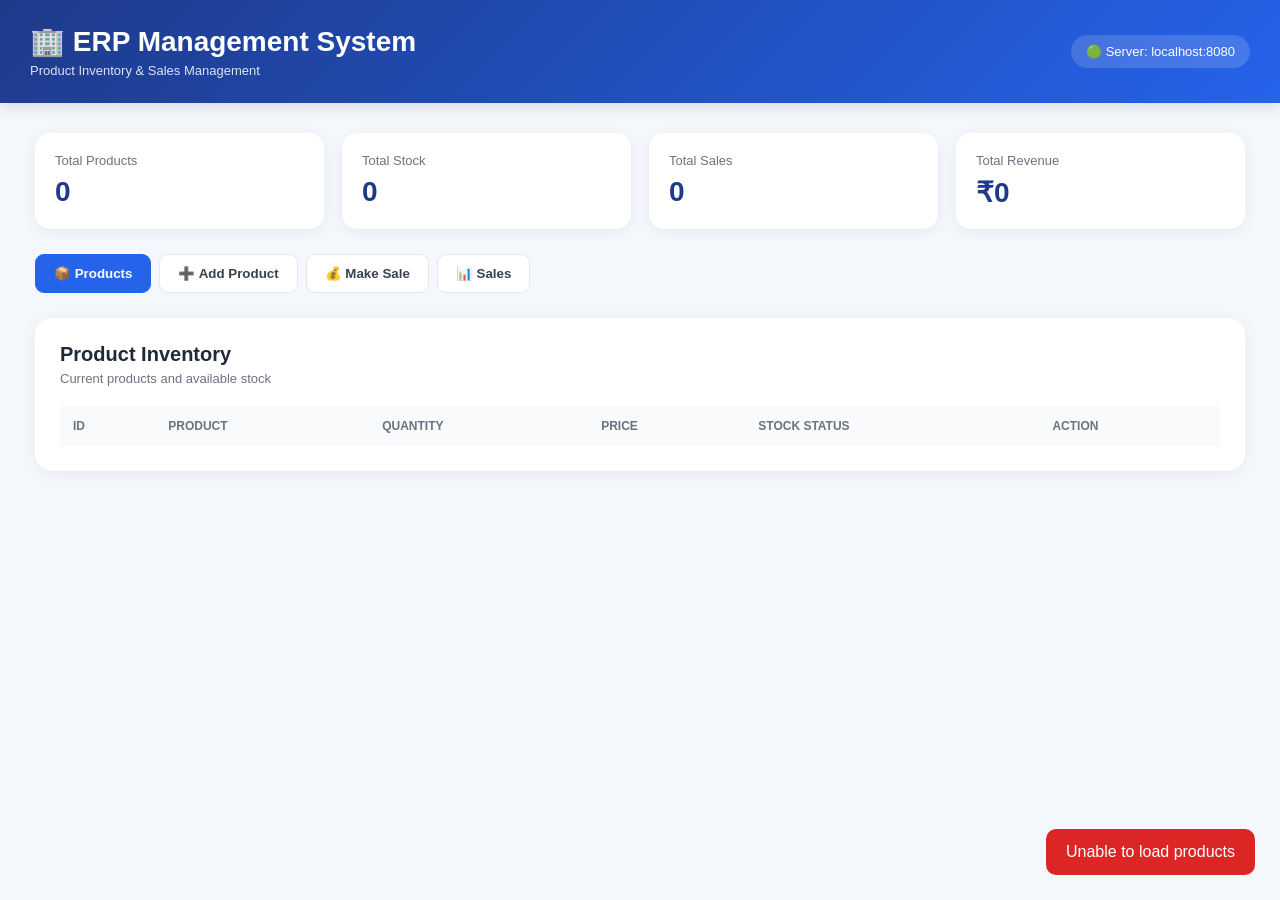
<file: ass4/extra_q1/target/classes/static/index.html>
<!DOCTYPE html>
<html lang="en">

<head>

    <meta charset="UTF-8">

    <meta name="viewport"
          content="width=device-width, initial-scale=1.0">

    <title>ERP Management System</title>


    <style>

        * {
            box-sizing: border-box;
            margin: 0;
            padding: 0;
        }


        body {
            font-family:
                Arial,
                Helvetica,
                sans-serif;

            background: #f4f7fb;

            color: #1f2937;

            min-height: 100vh;
        }


        /* ================= HEADER ================= */

        header {
            background:
                linear-gradient(
                    135deg,
                    #1e3a8a,
                    #2563eb
                );

            color: white;

            padding: 25px 30px;

            box-shadow:
                0 4px 15px
                rgba(0,0,0,0.12);
        }


        .header-inner {
            max-width: 1250px;

            margin: auto;

            display: flex;

            justify-content: space-between;

            align-items: center;
        }


        .brand h1 {
            font-size: 28px;

            margin-bottom: 5px;
        }


        .brand p {
            font-size: 13px;

            opacity: 0.85;
        }


        .server-status {
            background:
                rgba(255,255,255,0.15);

            padding: 9px 15px;

            border-radius: 30px;

            font-size: 13px;
        }


        /* ================= MAIN ================= */

        main {
            max-width: 1250px;

            margin: 30px auto;

            padding: 0 20px;
        }


        /* ================= STATS ================= */

        .stats {
            display: grid;

            grid-template-columns:
                repeat(4, 1fr);

            gap: 18px;

            margin-bottom: 25px;
        }


        .stat {
            background: white;

            border-radius: 15px;

            padding: 20px;

            box-shadow:
                0 3px 15px
                rgba(0,0,0,0.06);
        }


        .stat-label {
            color: #6b7280;

            font-size: 13px;

            margin-bottom: 8px;
        }


        .stat-value {
            font-size: 28px;

            font-weight: bold;

            color: #1e3a8a;
        }


        /* ================= NAV ================= */

        .nav {
            display: flex;

            gap: 8px;

            margin-bottom: 25px;

            flex-wrap: wrap;
        }


        .nav button {
            background: white;

            color: #374151;

            border: 1px solid #e5e7eb;

            padding: 11px 18px;

            border-radius: 9px;

            cursor: pointer;

            font-weight: 600;
        }


        .nav button.active {
            background: #2563eb;

            color: white;

            border-color: #2563eb;
        }


        /* ================= PANELS ================= */

        .panel {
            background: white;

            border-radius: 17px;

            padding: 25px;

            margin-bottom: 25px;

            box-shadow:
                0 3px 18px
                rgba(0,0,0,0.06);
        }


        .panel h2 {
            font-size: 20px;

            margin-bottom: 5px;
        }


        .panel-subtitle {
            color: #6b7280;

            font-size: 13px;

            margin-bottom: 20px;
        }


        /* ================= FORM ================= */

        .form-grid {
            display: grid;

            grid-template-columns:
                repeat(2, 1fr);

            gap: 18px;
        }


        .form-group {
            display: flex;

            flex-direction: column;

            gap: 7px;
        }


        .form-group label {
            font-size: 13px;

            font-weight: 600;

            color: #374151;
        }


        .form-group input,
        .form-group select {
            padding: 12px 14px;

            border:
                1px solid #dbe1ea;

            border-radius: 9px;

            outline: none;

            font-size: 14px;
        }


        .form-group input:focus,
        .form-group select:focus {
            border-color: #2563eb;

            box-shadow:
                0 0 0 3px
                rgba(37,99,235,0.1);
        }


        .form-actions {
            margin-top: 20px;

            display: flex;

            gap: 10px;
        }


        .btn {
            border: none;

            border-radius: 9px;

            padding: 11px 18px;

            cursor: pointer;

            font-weight: 600;
        }


        .btn-primary {
            background: #2563eb;

            color: white;
        }


        .btn-primary:hover {
            background: #1d4ed8;
        }


        .btn-secondary {
            background: #e5e7eb;

            color: #374151;
        }


        .btn-danger {
            background: #fee2e2;

            color: #dc2626;
        }


        /* ================= TABLE ================= */

        .table-wrapper {
            overflow-x: auto;
        }


        table {
            width: 100%;

            border-collapse: collapse;
        }


        th {
            background: #f8fafc;

            color: #6b7280;

            text-align: left;

            padding: 13px;

            font-size: 12px;

            text-transform: uppercase;
        }


        td {
            padding: 14px 13px;

            border-top:
                1px solid #eef0f4;

            font-size: 14px;
        }


        tr:hover {
            background: #f8fafc;
        }


        .stock {
            font-weight: bold;

            color: #16a34a;
        }


        .low-stock {
            color: #dc2626;

            font-weight: bold;
        }


        .badge {
            display: inline-block;

            padding: 5px 9px;

            border-radius: 20px;

            font-size: 11px;

            font-weight: bold;
        }


        .badge-blue {
            background: #dbeafe;

            color: #1d4ed8;
        }


        /* ================= EMPTY ================= */

        .empty {
            text-align: center;

            padding: 50px;

            color: #6b7280;
        }


        .empty-icon {
            font-size: 45px;

            margin-bottom: 10px;
        }


        /* ================= TOAST ================= */

        .toast {
            position: fixed;

            right: 25px;

            bottom: 25px;

            background: #111827;

            color: white;

            padding: 14px 20px;

            border-radius: 10px;

            opacity: 0;

            transform:
                translateY(20px);

            pointer-events: none;

            transition: 0.3s;

            z-index: 9999;
        }


        .toast.show {
            opacity: 1;

            transform:
                translateY(0);
        }


        .toast.success {
            background: #16a34a;
        }


        .toast.error {
            background: #dc2626;
        }


        /* ================= RESPONSIVE ================= */

        @media (max-width: 900px) {

            .stats {
                grid-template-columns:
                    repeat(2, 1fr);
            }

        }


        @media (max-width: 650px) {

            .header-inner {
                flex-direction: column;

                align-items: flex-start;

                gap: 15px;
            }


            .stats {
                grid-template-columns: 1fr;
            }


            .form-grid {
                grid-template-columns: 1fr;
            }

        }

    </style>

</head>


<body>


<header>

    <div class="header-inner">

        <div class="brand">

            <h1>
                🏢 ERP Management System
            </h1>

            <p>
                Product Inventory & Sales Management
            </p>

        </div>


        <div class="server-status">
            🟢 Server: localhost:8080
        </div>

    </div>

</header>


<main>


    <!-- ================= STATISTICS ================= -->

    <section class="stats">

        <div class="stat">

            <div class="stat-label">
                Total Products
            </div>

            <div
                class="stat-value"
                id="totalProducts"
            >
                0
            </div>

        </div>


        <div class="stat">

            <div class="stat-label">
                Total Stock
            </div>

            <div
                class="stat-value"
                id="totalStock"
            >
                0
            </div>

        </div>


        <div class="stat">

            <div class="stat-label">
                Total Sales
            </div>

            <div
                class="stat-value"
                id="totalSales"
            >
                0
            </div>

        </div>


        <div class="stat">

            <div class="stat-label">
                Total Revenue
            </div>

            <div
                class="stat-value"
                id="totalRevenue"
            >
                ₹0
            </div>

        </div>

    </section>


    <!-- ================= NAVIGATION ================= -->

    <div class="nav">

        <button
            class="active"
            onclick="showSection('products', this)"
        >
            📦 Products
        </button>


        <button
            onclick="showSection('addProduct', this)"
        >
            ➕ Add Product
        </button>


        <button
            onclick="showSection('sale', this)"
        >
            💰 Make Sale
        </button>


        <button
            onclick="showSection('sales', this)"
        >
            📊 Sales
        </button>

    </div>


    <!-- ================= PRODUCTS ================= -->

    <section
        id="products"
        class="panel"
    >

        <h2>
            Product Inventory
        </h2>

        <p class="panel-subtitle">
            Current products and available stock
        </p>


        <div class="table-wrapper">

            <table>

                <thead>

                    <tr>

                        <th>ID</th>

                        <th>Product</th>

                        <th>Quantity</th>

                        <th>Price</th>

                        <th>Stock Status</th>

                        <th>Action</th>

                    </tr>

                </thead>


                <tbody id="productTable">

                </tbody>

            </table>

        </div>

    </section>


    <!-- ================= ADD PRODUCT ================= -->

    <section
        id="addProduct"
        class="panel"
        style="display:none;"
    >

        <h2>
            Add Product
        </h2>

        <p class="panel-subtitle">
            Add a new product to inventory
        </p>


        <form id="productForm">

            <div class="form-grid">


                <div class="form-group">

                    <label>
                        Product ID
                    </label>

                    <input
                        type="number"
                        id="productId"
                        placeholder="Example: 101"
                        required
                    >

                </div>


                <div class="form-group">

                    <label>
                        Product Name
                    </label>

                    <input
                        type="text"
                        id="productName"
                        placeholder="Example: Laptop"
                        required
                    >

                </div>


                <div class="form-group">

                    <label>
                        Quantity
                    </label>

                    <input
                        type="number"
                        id="productQuantity"
                        placeholder="Example: 50"
                        min="0"
                        required
                    >

                </div>


                <div class="form-group">

                    <label>
                        Price
                    </label>

                    <input
                        type="number"
                        id="productPrice"
                        placeholder="Example: 50000"
                        min="0"
                        step="0.01"
                        required
                    >

                </div>

            </div>


            <div class="form-actions">

                <button
                    type="submit"
                    class="btn btn-primary"
                >
                    Add Product
                </button>


                <button
                    type="button"
                    class="btn btn-secondary"
                    onclick="resetProductForm()"
                >
                    Clear
                </button>

            </div>

        </form>

    </section>


    <!-- ================= SALE ================= -->

    <section
        id="sale"
        class="panel"
        style="display:none;"
    >

        <h2>
            Make Sale
        </h2>

        <p class="panel-subtitle">
            Sell a product from available inventory
        </p>


        <form id="saleForm">

            <div class="form-grid">


                <div class="form-group">

                    <label>
                        Sale ID
                    </label>

                    <input
                        type="number"
                        id="saleId"
                        placeholder="Example: 1"
                        required
                    >

                </div>


                <div class="form-group">

                    <label>
                        Product
                    </label>

                    <select
                        id="saleProduct"
                        required
                    >

                        <option value="">
                            Select Product
                        </option>

                    </select>

                </div>


                <div class="form-group">

                    <label>
                        Quantity
                    </label>

                    <input
                        type="number"
                        id="saleQuantity"
                        min="1"
                        placeholder="Example: 2"
                        required
                    >

                </div>

            </div>


            <div class="form-actions">

                <button
                    type="submit"
                    class="btn btn-primary"
                >
                    Complete Sale
                </button>

            </div>

        </form>

    </section>


    <!-- ================= SALES ================= -->

    <section
        id="sales"
        class="panel"
        style="display:none;"
    >

        <h2>
            Sales History
        </h2>

        <p class="panel-subtitle">
            All completed sales
        </p>


        <div class="table-wrapper">

            <table>

                <thead>

                    <tr>

                        <th>Sale ID</th>

                        <th>Product ID</th>

                        <th>Quantity</th>

                        <th>Amount</th>

                    </tr>

                </thead>


                <tbody id="salesTable">

                </tbody>

            </table>

        </div>

    </section>


</main>


<div
    id="toast"
    class="toast"
></div>


<script>

    const API =
        "http://localhost:8083/api/erp";


    let products = [];

    let sales = [];


    // ==========================================
    // LOAD DASHBOARD
    // ==========================================

    async function loadDashboard() {

        try {

            const response =
                await fetch(
                    API + "/dashboard"
                );


            if (!response.ok) {

                throw new Error(
                    "Dashboard error"
                );

            }


            const data =
                await response.json();


            document.getElementById(
                "totalProducts"
            ).textContent =
                data.totalProducts;


            document.getElementById(
                "totalStock"
            ).textContent =
                data.totalStock;


            document.getElementById(
                "totalSales"
            ).textContent =
                data.totalSales;


            document.getElementById(
                "totalRevenue"
            ).textContent =
                "₹" +
                Number(
                    data.totalRevenue
                ).toLocaleString(
                    "en-IN"
                );


        } catch (error) {

            console.error(error);

        }

    }


    // ==========================================
    // LOAD PRODUCTS
    // ==========================================

    async function loadProducts() {

        try {

            const response =
                await fetch(
                    API + "/products"
                );


            products =
                await response.json();


            renderProducts();

            updateSaleProducts();


            loadDashboard();


        } catch (error) {

            showToast(
                "Unable to load products",
                "error"
            );

        }

    }


    // ==========================================
    // DISPLAY PRODUCTS
    // ==========================================

    function renderProducts() {

        const table =
            document.getElementById(
                "productTable"
            );


        if (products.length === 0) {

            table.innerHTML = `
                <tr>

                    <td
                        colspan="6"
                        class="empty"
                    >

                        <div class="empty-icon">
                            📦
                        </div>

                        No products available

                    </td>

                </tr>
            `;

            return;

        }


        table.innerHTML =
            products.map(
                product => {

                    const lowStock =
                        product.quantity <= 5;


                    return `

                        <tr>

                            <td>
                                ${product.id}
                            </td>


                            <td>
                                <strong>
                                    ${escapeHtml(
                                        product.name
                                    )}
                                </strong>
                            </td>


                            <td>
                                ${product.quantity}
                            </td>


                            <td>
                                ₹${Number(
                                    product.price
                                ).toLocaleString(
                                    "en-IN"
                                )}
                            </td>


                            <td>

                                <span
                                    class="badge ${
                                        lowStock
                                            ? "badge-blue"
                                            : "badge-blue"
                                    }"
                                >

                                    ${
                                        lowStock
                                            ? "Low Stock"
                                            : "Available"
                                    }

                                </span>

                            </td>


                            <td>

                                <button
                                    class="btn btn-danger"
                                    onclick="deleteProduct(
                                        ${product.id}
                                    )"
                                >
                                    Delete
                                </button>

                            </td>

                        </tr>

                    `;

                }
            ).join("");

    }


    // ==========================================
    // ADD PRODUCT
    // ==========================================

    document
        .getElementById("productForm")
        .addEventListener(
            "submit",
            async function(event) {

                event.preventDefault();


                const product = {

                    id:
                        Number(
                            document
                                .getElementById(
                                    "productId"
                                )
                                .value
                        ),

                    name:
                        document
                            .getElementById(
                                "productName"
                            )
                            .value
                            .trim(),

                    quantity:
                        Number(
                            document
                                .getElementById(
                                    "productQuantity"
                                )
                                .value
                        ),

                    price:
                        Number(
                            document
                                .getElementById(
                                    "productPrice"
                                )
                                .value
                        )

                };


                try {

                    const response =
                        await fetch(
                            API + "/products",
                            {
                                method: "POST",

                                headers: {
                                    "Content-Type":
                                        "application/json"
                                },

                                body:
                                    JSON.stringify(
                                        product
                                    )
                            }
                        );


                    if (!response.ok) {

                        throw new Error(
                            "Could not add product"
                        );

                    }


                    showToast(
                        "Product added successfully",
                        "success"
                    );


                    resetProductForm();


                    await loadProducts();


                    showSectionById(
                        "products"
                    );


                } catch (error) {

                    showToast(
                        error.message,
                        "error"
                    );

                }

            }
        );


    // ==========================================
    // DELETE PRODUCT
    // ==========================================

    async function deleteProduct(id) {

        if (
            !confirm(
                "Delete this product?"
            )
        ) {
            return;
        }


        try {

            const response =
                await fetch(
                    API +
                    "/products/" +
                    id,
                    {
                        method: "DELETE"
                    }
                );


            const result =
                await response.text();


            showToast(
                result,
                "success"
            );


            await loadProducts();


        } catch (error) {

            showToast(
                "Unable to delete product",
                "error"
            );

        }

    }


    // ==========================================
    // UPDATE SALE PRODUCTS
    // ==========================================

    function updateSaleProducts() {

        const select =
            document.getElementById(
                "saleProduct"
            );


        select.innerHTML = `
            <option value="">
                Select Product
            </option>
        `;


        products.forEach(
            product => {

                const option =
                    document.createElement(
                        "option"
                    );


                option.value =
                    product.id;


                option.textContent =
                    `${product.name}
                     (Stock: ${product.quantity})`;


                select.appendChild(
                    option
                );

            }
        );

    }


    // ==========================================
    // MAKE SALE
    // ==========================================

    document
        .getElementById("saleForm")
        .addEventListener(
            "submit",
            async function(event) {

                event.preventDefault();


                const sale = {

                    id:
                        Number(
                            document
                                .getElementById(
                                    "saleId"
                                )
                                .value
                        ),

                    productId:
                        Number(
                            document
                                .getElementById(
                                    "saleProduct"
                                )
                                .value
                        ),

                    quantity:
                        Number(
                            document
                                .getElementById(
                                    "saleQuantity"
                                )
                                .value
                        ),

                    amount: 0

                };


                try {

                    const response =
                        await fetch(
                            API + "/sales",
                            {
                                method: "POST",

                                headers: {
                                    "Content-Type":
                                        "application/json"
                                },

                                body:
                                    JSON.stringify(
                                        sale
                                    )
                            }
                        );


                    const result =
                        await response.text();


                    if (!response.ok) {

                        throw new Error(
                            result
                        );

                    }


                    showToast(
                        "Sale completed successfully",
                        "success"
                    );


                    document
                        .getElementById(
                            "saleForm"
                        )
                        .reset();


                    await loadProducts();

                    await loadSales();

                    loadDashboard();


                } catch (error) {

                    showToast(
                        error.message ||
                        "Sale failed",
                        "error"
                    );

                }

            }
        );


    // ==========================================
    // LOAD SALES
    // ==========================================

    async function loadSales() {

        try {

            const response =
                await fetch(
                    API + "/sales"
                );


            sales =
                await response.json();


            renderSales();


        } catch (error) {

            console.error(error);

        }

    }


    // ==========================================
    // RENDER SALES
    // ==========================================

    function renderSales() {

        const table =
            document.getElementById(
                "salesTable"
            );


        if (sales.length === 0) {

            table.innerHTML = `
                <tr>

                    <td
                        colspan="4"
                        class="empty"
                    >

                        <div class="empty-icon">
                            📊
                        </div>

                        No sales yet

                    </td>

                </tr>
            `;

            return;

        }


        table.innerHTML =
            sales.map(
                sale => `

                    <tr>

                        <td>
                            ${sale.id}
                        </td>

                        <td>
                            ${sale.productId}
                        </td>

                        <td>
                            ${sale.quantity}
                        </td>

                        <td>
                            <strong>
                                ₹${Number(
                                    sale.amount
                                ).toLocaleString(
                                    "en-IN"
                                )}
                            </strong>
                        </td>

                    </tr>

                `
            ).join("");

    }


    // ==========================================
    // NAVIGATION
    // ==========================================

    function showSection(
        sectionId,
        button
    ) {

        const sections = [
            "products",
            "addProduct",
            "sale",
            "sales"
        ];


        sections.forEach(
            id => {

                document.getElementById(
                    id
                ).style.display =
                    id === sectionId
                        ? "block"
                        : "none";

            }
        );


        document
            .querySelectorAll(
                ".nav button"
            )
            .forEach(
                btn =>
                    btn.classList.remove(
                        "active"
                    )
            );


        button.classList.add(
            "active"
        );


        if (sectionId === "sales") {

            loadSales();

        }

    }


    function showSectionById(
        sectionId
    ) {

        const sections = [
            "products",
            "addProduct",
            "sale",
            "sales"
        ];


        sections.forEach(
            id => {

                document.getElementById(
                    id
                ).style.display =
                    id === sectionId
                        ? "block"
                        : "none";

            }
        );


        document
            .querySelectorAll(
                ".nav button"
            )
            .forEach(
                btn =>
                    btn.classList.remove(
                        "active"
                    )
            );


        document
            .querySelector(
                '.nav button'
            )
            .classList.add(
                "active"
            );

    }


    // ==========================================
    // RESET PRODUCT FORM
    // ==========================================

    function resetProductForm() {

        document
            .getElementById(
                "productForm"
            )
            .reset();

    }


    // ==========================================
    // TOAST
    // ==========================================

    function showToast(
        message,
        type = ""
    ) {

        const toast =
            document.getElementById(
                "toast"
            );


        toast.textContent =
            message;


        toast.className =
            "toast show " + type;


        setTimeout(
            () => {

                toast.className =
                    "toast";

            },
            3000
        );

    }


    // ==========================================
    // ESCAPE HTML
    // ==========================================

    function escapeHtml(value) {

        return String(value)
            .replace(
                /&/g,
                "&amp;"
            )
            .replace(
                /</g,
                "&lt;"
            )
            .replace(
                />/g,
                "&gt;"
            )
            .replace(
                /"/g,
                "&quot;"
            )
            .replace(
                /'/g,
                "&#039;"
            );

    }


    // ==========================================
    // INITIAL LOAD
    // ==========================================

    loadProducts();

    loadSales();

    loadDashboard();

</script>


</body>

</html>
</file>
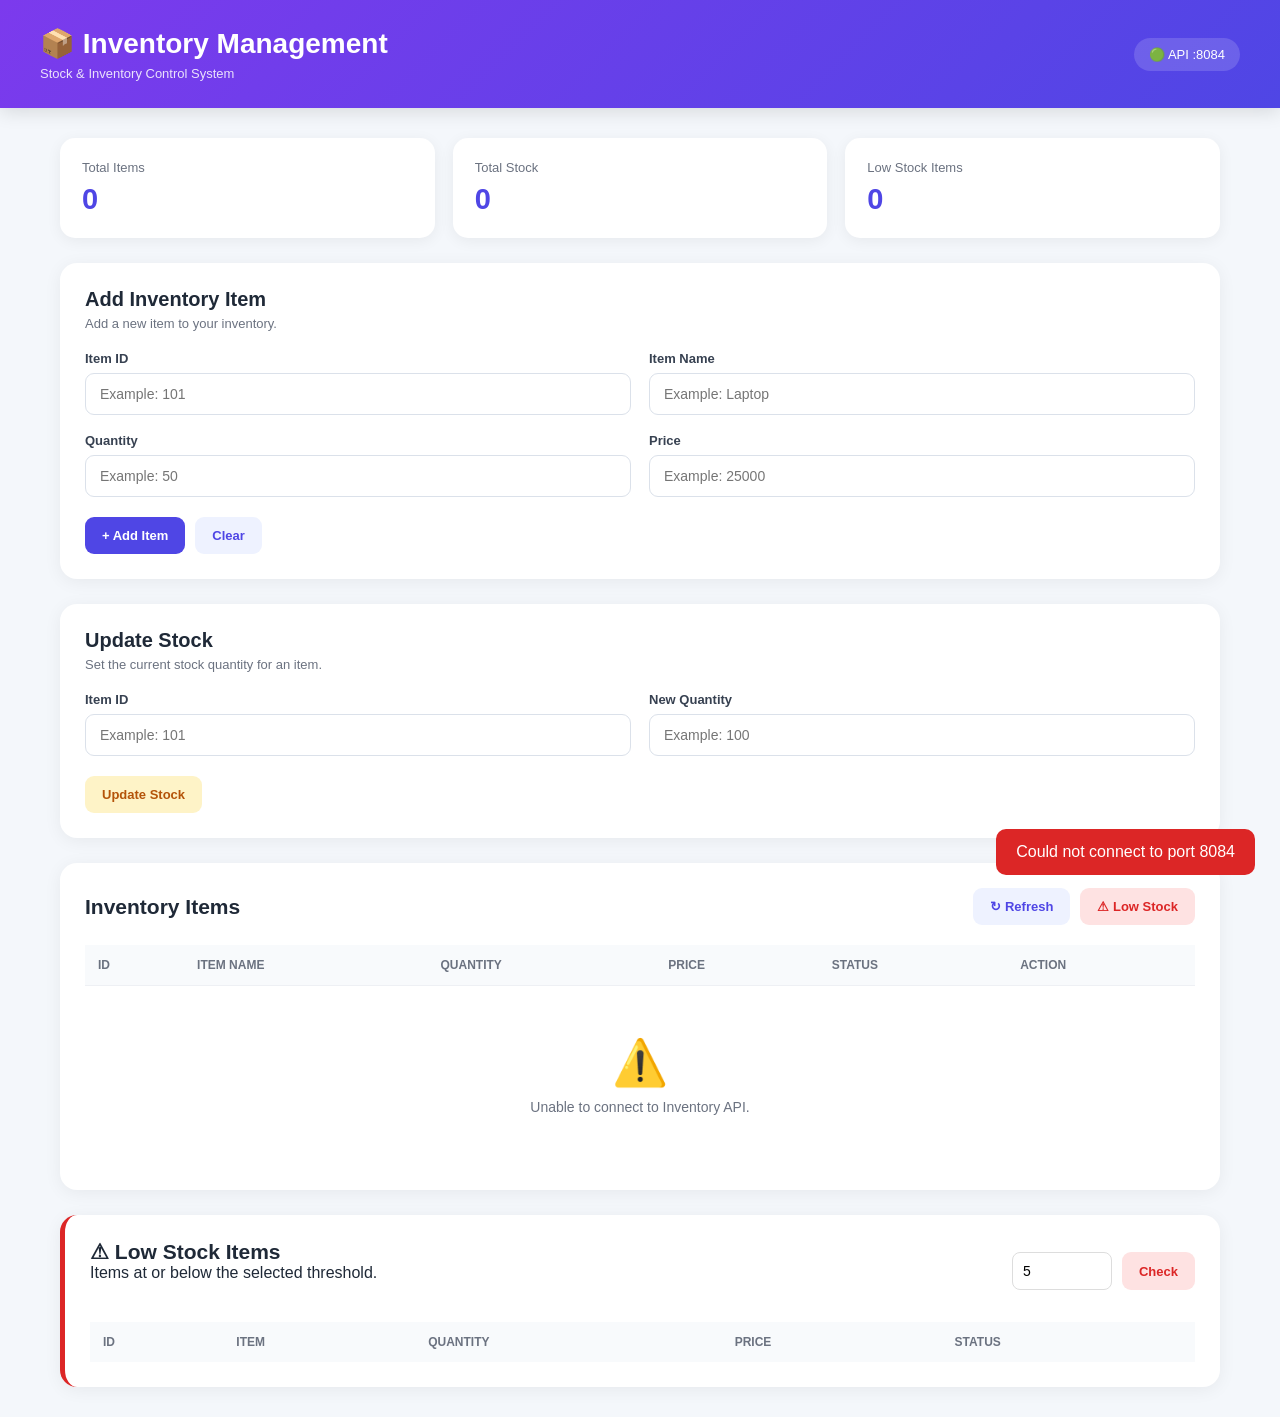
<file: ass4/extra_q2/target/classes/static/index.html>
<!DOCTYPE html>
<html lang="en">

<head>

    <meta charset="UTF-8">

    <meta name="viewport"
          content="width=device-width, initial-scale=1.0">

    <title>Inventory Management</title>

    <style>

        * {
            box-sizing: border-box;
            margin: 0;
            padding: 0;
        }

        body {
            font-family: Arial, Helvetica, sans-serif;
            background: #f4f7fb;
            color: #1f2937;
            min-height: 100vh;
        }

        /* ================= HEADER ================= */

        header {
            background:
                linear-gradient(
                    135deg,
                    #7c3aed,
                    #4f46e5
                );

            color: white;
            padding: 27px 25px;

            box-shadow:
                0 4px 18px
                rgba(0,0,0,0.12);
        }

        .header-inner {
            max-width: 1200px;
            margin: auto;

            display: flex;
            justify-content: space-between;
            align-items: center;
            gap: 20px;
        }

        .brand h1 {
            font-size: 28px;
            margin-bottom: 6px;
        }

        .brand p {
            font-size: 13px;
            opacity: .85;
        }

        .status {
            background: rgba(255,255,255,.15);
            padding: 9px 15px;
            border-radius: 30px;
            font-size: 13px;
        }

        /* ================= MAIN ================= */

        main {
            max-width: 1200px;
            margin: 30px auto;
            padding: 0 20px;
        }

        /* ================= STATS ================= */

        .stats {
            display: grid;
            grid-template-columns: repeat(3, 1fr);
            gap: 18px;
            margin-bottom: 25px;
        }

        .stat-card {
            background: white;
            border-radius: 15px;
            padding: 22px;

            box-shadow:
                0 3px 15px
                rgba(0,0,0,.06);
        }

        .stat-label {
            color: #6b7280;
            font-size: 13px;
            margin-bottom: 8px;
        }

        .stat-value {
            color: #4f46e5;
            font-size: 29px;
            font-weight: bold;
        }

        /* ================= TOOLBAR ================= */

        .toolbar {
            display: flex;
            justify-content: space-between;
            align-items: center;

            gap: 15px;
            margin-bottom: 20px;
        }

        .toolbar h2 {
            font-size: 21px;
        }

        .toolbar-actions {
            display: flex;
            gap: 10px;
        }

        /* ================= PANELS ================= */

        .panel {
            background: white;
            border-radius: 17px;
            padding: 25px;
            margin-bottom: 25px;

            box-shadow:
                0 3px 18px
                rgba(0,0,0,.06);
        }

        .panel-title {
            margin-bottom: 20px;
        }

        .panel-title h2 {
            font-size: 20px;
        }

        .panel-title p {
            color: #6b7280;
            font-size: 13px;
            margin-top: 5px;
        }

        /* ================= FORM ================= */

        .form-grid {
            display: grid;
            grid-template-columns: repeat(2, 1fr);
            gap: 18px;
        }

        .form-group {
            display: flex;
            flex-direction: column;
            gap: 7px;
        }

        label {
            font-size: 13px;
            font-weight: 600;
            color: #374151;
        }

        input {
            width: 100%;
            padding: 12px 14px;

            border: 1px solid #dbe1ea;
            border-radius: 9px;

            outline: none;
            font-size: 14px;
        }

        input:focus {
            border-color: #4f46e5;

            box-shadow:
                0 0 0 3px
                rgba(79,70,229,.10);
        }

        .form-actions {
            display: flex;
            gap: 10px;
            margin-top: 20px;
        }

        /* ================= BUTTONS ================= */

        button {
            border: none;
            cursor: pointer;

            padding: 11px 17px;
            border-radius: 9px;

            font-size: 13px;
            font-weight: 600;

            transition: .2s;
        }

        button:hover {
            transform: translateY(-1px);
        }

        .btn-primary {
            background: #4f46e5;
            color: white;
        }

        .btn-primary:hover {
            background: #4338ca;
        }

        .btn-secondary {
            background: #eef2ff;
            color: #4f46e5;
        }

        .btn-danger {
            background: #fee2e2;
            color: #dc2626;
        }

        .btn-warning {
            background: #fef3c7;
            color: #b45309;
        }

        /* ================= TABLE ================= */

        .table-wrapper {
            overflow-x: auto;
        }

        table {
            width: 100%;
            border-collapse: collapse;
        }

        th {
            background: #f8fafc;
            color: #6b7280;

            text-align: left;

            padding: 13px;

            font-size: 12px;
            text-transform: uppercase;
        }

        td {
            padding: 14px 13px;

            border-top:
                1px solid #eef0f4;

            font-size: 14px;
        }

        tr:hover {
            background: #fafaff;
        }

        /* ================= BADGES ================= */

        .badge {
            display: inline-block;

            padding: 5px 10px;

            border-radius: 20px;

            font-size: 11px;
            font-weight: bold;
        }

        .badge-good {
            background: #dcfce7;
            color: #15803d;
        }

        .badge-low {
            background: #fee2e2;
            color: #dc2626;
        }

        /* ================= STOCK ================= */

        .stock-good {
            color: #16a34a;
            font-weight: bold;
        }

        .stock-low {
            color: #dc2626;
            font-weight: bold;
        }

        /* ================= EMPTY ================= */

        .empty {
            text-align: center;
            padding: 50px 20px;
            color: #6b7280;
        }

        .empty-icon {
            font-size: 45px;
            margin-bottom: 10px;
        }

        /* ================= LOW STOCK ================= */

        .low-stock-panel {
            border-left: 5px solid #dc2626;
        }

        /* ================= TOAST ================= */

        .toast {
            position: fixed;

            right: 25px;
            bottom: 25px;

            background: #111827;
            color: white;

            padding: 14px 20px;

            border-radius: 10px;

            opacity: 0;

            transform:
                translateY(20px);

            pointer-events: none;

            transition: .3s;

            z-index: 9999;

            max-width: 350px;
        }

        .toast.show {
            opacity: 1;

            transform:
                translateY(0);
        }

        .toast.success {
            background: #16a34a;
        }

        .toast.error {
            background: #dc2626;
        }

        /* ================= RESPONSIVE ================= */

        @media (max-width: 850px) {

            .stats {
                grid-template-columns: 1fr;
            }

            .form-grid {
                grid-template-columns: 1fr;
            }

            .toolbar {
                flex-direction: column;
                align-items: stretch;
            }

            .toolbar-actions {
                width: 100%;
            }

            .toolbar-actions button {
                flex: 1;
            }

        }

        @media (max-width: 600px) {

            .header-inner {
                flex-direction: column;
                align-items: flex-start;
            }

            main {
                padding: 0 12px;
            }

            .panel {
                padding: 18px;
            }

        }

    </style>

</head>


<body>


<!-- ================= HEADER ================= -->

<header>

    <div class="header-inner">

        <div class="brand">

            <h1>
                📦 Inventory Management
            </h1>

            <p>
                Stock & Inventory Control System
            </p>

        </div>


        <div class="status">

            🟢 API :8084

        </div>

    </div>

</header>


<main>


    <!-- ================= STATISTICS ================= -->

    <section class="stats">

        <div class="stat-card">

            <div class="stat-label">
                Total Items
            </div>

            <div
                class="stat-value"
                id="totalItems"
            >
                0
            </div>

        </div>


        <div class="stat-card">

            <div class="stat-label">
                Total Stock
            </div>

            <div
                class="stat-value"
                id="totalStock"
            >
                0
            </div>

        </div>


        <div class="stat-card">

            <div class="stat-label">
                Low Stock Items
            </div>

            <div
                class="stat-value"
                id="lowStockCount"
            >
                0
            </div>

        </div>

    </section>


    <!-- ================= ADD ITEM ================= -->

    <section class="panel">

        <div class="panel-title">

            <h2>
                Add Inventory Item
            </h2>

            <p>
                Add a new item to your inventory.
            </p>

        </div>


        <form id="itemForm">

            <div class="form-grid">


                <div class="form-group">

                    <label for="itemId">
                        Item ID
                    </label>

                    <input
                        type="number"
                        id="itemId"
                        placeholder="Example: 101"
                        required
                    >

                </div>


                <div class="form-group">

                    <label for="itemName">
                        Item Name
                    </label>

                    <input
                        type="text"
                        id="itemName"
                        placeholder="Example: Laptop"
                        required
                    >

                </div>


                <div class="form-group">

                    <label for="itemQuantity">
                        Quantity
                    </label>

                    <input
                        type="number"
                        id="itemQuantity"
                        placeholder="Example: 50"
                        min="0"
                        required
                    >

                </div>


                <div class="form-group">

                    <label for="itemPrice">
                        Price
                    </label>

                    <input
                        type="number"
                        id="itemPrice"
                        placeholder="Example: 25000"
                        min="0"
                        step="0.01"
                        required
                    >

                </div>

            </div>


            <div class="form-actions">

                <button
                    type="submit"
                    class="btn-primary"
                >
                    + Add Item
                </button>


                <button
                    type="button"
                    class="btn-secondary"
                    onclick="resetForm()"
                >
                    Clear
                </button>

            </div>

        </form>

    </section>


    <!-- ================= UPDATE STOCK ================= -->

    <section class="panel">

        <div class="panel-title">

            <h2>
                Update Stock
            </h2>

            <p>
                Set the current stock quantity for an item.
            </p>

        </div>


        <form id="stockForm">

            <div class="form-grid">


                <div class="form-group">

                    <label for="stockItemId">
                        Item ID
                    </label>

                    <input
                        type="number"
                        id="stockItemId"
                        placeholder="Example: 101"
                        required
                    >

                </div>


                <div class="form-group">

                    <label for="newQuantity">
                        New Quantity
                    </label>

                    <input
                        type="number"
                        id="newQuantity"
                        placeholder="Example: 100"
                        min="0"
                        required
                    >

                </div>

            </div>


            <div class="form-actions">

                <button
                    type="submit"
                    class="btn-warning"
                >
                    Update Stock
                </button>

            </div>

        </form>

    </section>


    <!-- ================= INVENTORY ================= -->

    <section class="panel">

        <div class="toolbar">

            <div>

                <h2>
                    Inventory Items
                </h2>

            </div>


            <div class="toolbar-actions">

                <button
                    class="btn-secondary"
                    onclick="loadItems()"
                >
                    ↻ Refresh
                </button>


                <button
                    class="btn-danger"
                    onclick="loadLowStock()"
                >
                    ⚠ Low Stock
                </button>

            </div>

        </div>


        <div class="table-wrapper">

            <table>

                <thead>

                    <tr>

                        <th>
                            ID
                        </th>

                        <th>
                            Item Name
                        </th>

                        <th>
                            Quantity
                        </th>

                        <th>
                            Price
                        </th>

                        <th>
                            Status
                        </th>

                        <th>
                            Action
                        </th>

                    </tr>

                </thead>


                <tbody id="inventoryTable">

                </tbody>

            </table>

        </div>

    </section>


    <!-- ================= LOW STOCK ================= -->

    <section
        class="panel low-stock-panel"
    >

        <div class="toolbar">

            <div>

                <h2>
                    ⚠ Low Stock Items
                </h2>

                <p class="panel-title">
                    Items at or below the selected threshold.
                </p>

            </div>


            <div class="toolbar-actions">

                <input
                    type="number"
                    id="threshold"
                    value="5"
                    min="0"
                    style="
                        width:100px;
                        padding:10px;
                        border:1px solid #ddd;
                        border-radius:8px;
                    "
                >


                <button
                    class="btn-danger"
                    onclick="loadLowStock()"
                >
                    Check
                </button>

            </div>

        </div>


        <div class="table-wrapper">

            <table>

                <thead>

                    <tr>

                        <th>
                            ID
                        </th>

                        <th>
                            Item
                        </th>

                        <th>
                            Quantity
                        </th>

                        <th>
                            Price
                        </th>

                        <th>
                            Status
                        </th>

                    </tr>

                </thead>


                <tbody id="lowStockTable">

                </tbody>

            </table>

        </div>

    </section>


</main>


<div
    id="toast"
    class="toast"
></div>


<script>

    // ==========================================
    // API
    // ==========================================

    const API =
        "http://localhost:8084/api/inventory";


    let items = [];


    // ==========================================
    // LOAD ALL ITEMS
    // ==========================================

    async function loadItems() {

        const table =
            document.getElementById(
                "inventoryTable"
            );


        table.innerHTML = `
            <tr>
                <td
                    colspan="6"
                    class="empty"
                >
                    Loading inventory...
                </td>
            </tr>
        `;


        try {

            const response =
                await fetch(API);


            if (!response.ok) {

                throw new Error(
                    "Failed to load inventory"
                );

            }


            items =
                await response.json();


            renderItems();

            updateStatistics();

            loadLowStock();


        } catch (error) {

            console.error(error);


            table.innerHTML = `
                <tr>
                    <td
                        colspan="6"
                        class="empty"
                    >

                        <div class="empty-icon">
                            ⚠️
                        </div>

                        Unable to connect to
                        Inventory API.

                    </td>
                </tr>
            `;


            showToast(
                "Could not connect to port 8084",
                "error"
            );

        }

    }


    // ==========================================
    // RENDER ITEMS
    // ==========================================

    function renderItems() {

        const table =
            document.getElementById(
                "inventoryTable"
            );


        if (items.length === 0) {

            table.innerHTML = `
                <tr>

                    <td
                        colspan="6"
                        class="empty"
                    >

                        <div class="empty-icon">
                            📦
                        </div>

                        No inventory items found.

                    </td>

                </tr>
            `;

            return;

        }


        table.innerHTML =
            items.map(
                item => {

                    const quantity =
                        Number(
                            item.quantity || 0
                        );


                    const low =
                        quantity <= 5;


                    return `

                        <tr>

                            <td>
                                <strong>
                                    ${item.id}
                                </strong>
                            </td>


                            <td>
                                ${escapeHtml(
                                    item.name ||
                                    "Unnamed"
                                )}
                            </td>


                            <td
                                class="${
                                    low
                                        ? "stock-low"
                                        : "stock-good"
                                }"
                            >
                                ${quantity}
                            </td>


                            <td>
                                ₹${formatMoney(
                                    item.price
                                )}
                            </td>


                            <td>

                                <span
                                    class="badge ${
                                        low
                                            ? "badge-low"
                                            : "badge-good"
                                    }"
                                >

                                    ${
                                        low
                                            ? "Low Stock"
                                            : "In Stock"
                                    }

                                </span>

                            </td>


                            <td>

                                <button
                                    class="btn-danger"
                                    onclick="deleteItem(
                                        ${item.id}
                                    )"
                                >
                                    Delete
                                </button>

                            </td>

                        </tr>

                    `;

                }
            ).join("");

    }


    // ==========================================
    // ADD ITEM
    // ==========================================

    document
        .getElementById("itemForm")
        .addEventListener(
            "submit",
            async function(event) {

                event.preventDefault();


                const item = {

                    id:
                        Number(
                            document
                                .getElementById(
                                    "itemId"
                                )
                                .value
                        ),

                    name:
                        document
                            .getElementById(
                                "itemName"
                            )
                            .value
                            .trim(),

                    quantity:
                        Number(
                            document
                                .getElementById(
                                    "itemQuantity"
                                )
                                .value
                        ),

                    price:
                        Number(
                            document
                                .getElementById(
                                    "itemPrice"
                                )
                                .value
                        )

                };


                try {

                    const response =
                        await fetch(
                            API,
                            {
                                method: "POST",

                                headers: {
                                    "Content-Type":
                                        "application/json"
                                },

                                body:
                                    JSON.stringify(
                                        item
                                    )
                            }
                        );


                    if (!response.ok) {

                        throw new Error(
                            await response.text()
                        );

                    }


                    showToast(
                        "Item added successfully",
                        "success"
                    );


                    resetForm();


                    await loadItems();


                } catch (error) {

                    console.error(error);


                    showToast(
                        error.message ||
                        "Failed to add item",
                        "error"
                    );

                }

            }
        );


    // ==========================================
    // UPDATE STOCK
    // ==========================================

    document
        .getElementById("stockForm")
        .addEventListener(
            "submit",
            async function(event) {

                event.preventDefault();


                const id =
                    Number(
                        document
                            .getElementById(
                                "stockItemId"
                            )
                            .value
                    );


                const quantity =
                    Number(
                        document
                            .getElementById(
                                "newQuantity"
                            )
                            .value
                    );


                try {

                    const response =
                        await fetch(
                            API +
                            "/" +
                            id +
                            "/stock?quantity=" +
                            quantity,
                            {
                                method: "PUT"
                            }
                        );


                    const result =
                        await response.text();


                    if (!response.ok) {

                        throw new Error(
                            result
                        );

                    }


                    showToast(
                        "Stock updated successfully",
                        "success"
                    );


                    document
                        .getElementById(
                            "stockForm"
                        )
                        .reset();


                    await loadItems();


                } catch (error) {

                    showToast(
                        error.message ||
                        "Failed to update stock",
                        "error"
                    );

                }

            }
        );


    // ==========================================
    // DELETE ITEM
    // ==========================================

    async function deleteItem(id) {

        if (
            !confirm(
                "Are you sure you want to delete this item?"
            )
        ) {

            return;

        }


        try {

            const response =
                await fetch(
                    API +
                    "/" +
                    id,
                    {
                        method: "DELETE"
                    }
                );


            const result =
                await response.text();


            if (!response.ok) {

                throw new Error(
                    result
                );

            }


            showToast(
                result ||
                "Item deleted",
                "success"
            );


            await loadItems();


        } catch (error) {

            showToast(
                error.message ||
                "Failed to delete item",
                "error"
            );

        }

    }


    // ==========================================
    // LOW STOCK
    // ==========================================

    async function loadLowStock() {

        const threshold =
            Number(
                document
                    .getElementById(
                        "threshold"
                    )
                    .value
            );


        const table =
            document.getElementById(
                "lowStockTable"
            );


        try {

            const response =
                await fetch(
                    API +
                    "/low-stock?threshold=" +
                    threshold
                );


            if (!response.ok) {

                throw new Error(
                    "Failed to load low stock"
                );

            }


            const lowStock =
                await response.json();


            document.getElementById(
                "lowStockCount"
            ).textContent =
                lowStock.length;


            if (
                lowStock.length === 0
            ) {

                table.innerHTML = `
                    <tr>

                        <td
                            colspan="5"
                            class="empty"
                        >

                            <div class="empty-icon">
                                ✅
                            </div>

                            No low-stock items.

                        </td>

                    </tr>
                `;

                return;

            }


            table.innerHTML =
                lowStock.map(
                    item => `

                        <tr>

                            <td>
                                ${item.id}
                            </td>

                            <td>
                                <strong>
                                    ${escapeHtml(
                                        item.name ||
                                        "Unnamed"
                                    )}
                                </strong>
                            </td>

                            <td
                                class="stock-low"
                            >
                                ${item.quantity}
                            </td>

                            <td>
                                ₹${formatMoney(
                                    item.price
                                )}
                            </td>

                            <td>

                                <span
                                    class="badge badge-low"
                                >
                                    Low Stock
                                </span>

                            </td>

                        </tr>

                    `
                ).join("");


        } catch (error) {

            console.error(error);

            table.innerHTML = `
                <tr>

                    <td
                        colspan="5"
                        class="empty"
                    >
                        Unable to load low-stock items.
                    </td>

                </tr>
            `;

        }

    }


    // ==========================================
    // STATISTICS
    // ==========================================

    function updateStatistics() {

        document.getElementById(
            "totalItems"
        ).textContent =
            items.length;


        const totalStock =
            items.reduce(
                (
                    total,
                    item
                ) =>
                    total +
                    Number(
                        item.quantity || 0
                    ),
                0
            );


        document.getElementById(
            "totalStock"
        ).textContent =
            totalStock;

    }


    // ==========================================
    // RESET FORM
    // ==========================================

    function resetForm() {

        document
            .getElementById(
                "itemForm"
            )
            .reset();

    }


    // ==========================================
    // MONEY FORMAT
    // ==========================================

    function formatMoney(value) {

        const number =
            Number(value || 0);


        return number.toLocaleString(
            "en-IN",
            {
                maximumFractionDigits: 2
            }
        );

    }


    // ==========================================
    // ESCAPE HTML
    // ==========================================

    function escapeHtml(value) {

        return String(value)
            .replace(
                /&/g,
                "&amp;"
            )
            .replace(
                /</g,
                "&lt;"
            )
            .replace(
                />/g,
                "&gt;"
            )
            .replace(
                /"/g,
                "&quot;"
            )
            .replace(
                /'/g,
                "&#039;"
            );

    }


    // ==========================================
    // TOAST
    // ==========================================

    function showToast(
        message,
        type = ""
    ) {

        const toast =
            document.getElementById(
                "toast"
            );


        toast.textContent =
            message;


        toast.className =
            "toast show " +
            type;


        setTimeout(
            () => {

                toast.className =
                    "toast";

            },
            3500
        );

    }


    // ==========================================
    // INITIAL LOAD
    // ==========================================

    loadItems();

</script>


</body>

</html>
</file>
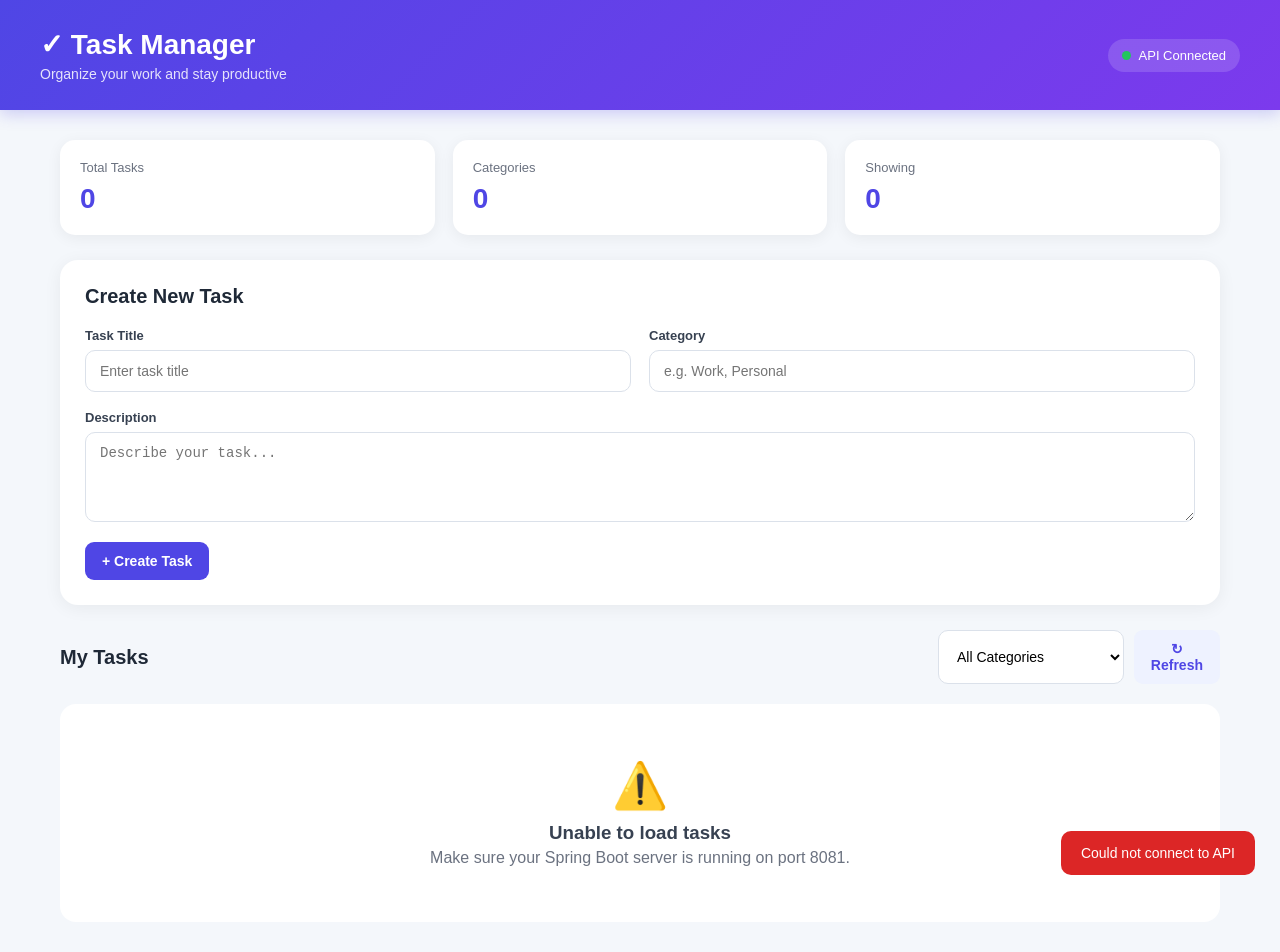
<file: ass4/q2/target/classes/static/index.html>
<!DOCTYPE html>
<html lang="en">
<head>
    <meta charset="UTF-8">
    <meta name="viewport" content="width=device-width, initial-scale=1.0">
    <title>Task Manager</title>

    <style>
        * {
            box-sizing: border-box;
            margin: 0;
            padding: 0;
        }

        body {
            font-family: Inter, Arial, sans-serif;
            background: #f4f7fb;
            color: #1f2937;
            min-height: 100vh;
        }

        /* ---------- HEADER ---------- */

        header {
            background: linear-gradient(135deg, #4f46e5, #7c3aed);
            color: white;
            padding: 28px 20px;
            box-shadow: 0 4px 15px rgba(79, 70, 229, 0.25);
        }

        .header-content {
            max-width: 1200px;
            margin: auto;
            display: flex;
            justify-content: space-between;
            align-items: center;
            gap: 20px;
        }

        .logo h1 {
            font-size: 28px;
            margin-bottom: 5px;
        }

        .logo p {
            opacity: 0.85;
            font-size: 14px;
        }

        .status {
            display: flex;
            align-items: center;
            gap: 8px;
            background: rgba(255,255,255,0.15);
            padding: 9px 14px;
            border-radius: 30px;
            font-size: 13px;
        }

        .status-dot {
            width: 9px;
            height: 9px;
            background: #22c55e;
            border-radius: 50%;
        }

        /* ---------- MAIN ---------- */

        main {
            max-width: 1200px;
            margin: 30px auto;
            padding: 0 20px;
        }

        /* ---------- STATS ---------- */

        .stats {
            display: grid;
            grid-template-columns: repeat(3, 1fr);
            gap: 18px;
            margin-bottom: 25px;
        }

        .stat-card {
            background: white;
            padding: 20px;
            border-radius: 15px;
            box-shadow: 0 3px 15px rgba(0,0,0,0.06);
        }

        .stat-card span {
            display: block;
            color: #6b7280;
            font-size: 13px;
            margin-bottom: 8px;
        }

        .stat-card strong {
            font-size: 28px;
            color: #4f46e5;
        }

        /* ---------- FORM ---------- */

        .panel {
            background: white;
            border-radius: 18px;
            padding: 25px;
            margin-bottom: 25px;
            box-shadow: 0 3px 18px rgba(0,0,0,0.06);
        }

        .panel-title {
            display: flex;
            justify-content: space-between;
            align-items: center;
            margin-bottom: 20px;
        }

        .panel-title h2 {
            font-size: 20px;
        }

        .form-grid {
            display: grid;
            grid-template-columns: 1fr 1fr;
            gap: 18px;
        }

        .form-group {
            display: flex;
            flex-direction: column;
            gap: 7px;
        }

        .form-group.full {
            grid-column: 1 / -1;
        }

        label {
            font-size: 13px;
            font-weight: 600;
            color: #374151;
        }

        input,
        textarea,
        select {
            width: 100%;
            border: 1px solid #dbe1ea;
            border-radius: 10px;
            padding: 12px 14px;
            font-size: 14px;
            outline: none;
            transition: 0.2s;
            background: #fff;
        }

        textarea {
            resize: vertical;
            min-height: 90px;
        }

        input:focus,
        textarea:focus,
        select:focus {
            border-color: #6366f1;
            box-shadow: 0 0 0 3px rgba(99,102,241,0.1);
        }

        .form-actions {
            display: flex;
            gap: 10px;
            margin-top: 20px;
        }

        button {
            border: none;
            cursor: pointer;
            border-radius: 9px;
            padding: 11px 17px;
            font-size: 14px;
            font-weight: 600;
            transition: 0.2s;
        }

        button:hover {
            transform: translateY(-1px);
        }

        .btn-primary {
            background: #4f46e5;
            color: white;
        }

        .btn-primary:hover {
            background: #4338ca;
        }

        .btn-secondary {
            background: #eef2ff;
            color: #4f46e5;
        }

        .btn-danger {
            background: #fee2e2;
            color: #dc2626;
        }

        .btn-edit {
            background: #fef3c7;
            color: #d97706;
        }

        /* ---------- TOOLBAR ---------- */

        .toolbar {
            display: flex;
            justify-content: space-between;
            align-items: center;
            gap: 15px;
            margin-bottom: 20px;
        }

        .toolbar h2 {
            font-size: 20px;
        }

        .filters {
            display: flex;
            gap: 10px;
        }

        .filters select {
            min-width: 170px;
        }

        /* ---------- TASK GRID ---------- */

        .task-grid {
            display: grid;
            grid-template-columns: repeat(3, 1fr);
            gap: 18px;
        }

        .task-card {
            background: white;
            border-radius: 16px;
            padding: 20px;
            box-shadow: 0 3px 15px rgba(0,0,0,0.06);
            border: 1px solid #eef0f4;
            transition: 0.2s;
        }

        .task-card:hover {
            transform: translateY(-3px);
            box-shadow: 0 8px 25px rgba(0,0,0,0.09);
        }

        .task-top {
            display: flex;
            justify-content: space-between;
            align-items: flex-start;
            gap: 10px;
            margin-bottom: 12px;
        }

        .task-title {
            font-size: 17px;
            font-weight: 700;
            color: #111827;
        }

        .category {
            background: #ede9fe;
            color: #6d28d9;
            font-size: 11px;
            padding: 5px 9px;
            border-radius: 20px;
            white-space: nowrap;
            font-weight: 600;
        }

        .task-description {
            color: #6b7280;
            font-size: 14px;
            line-height: 1.6;
            min-height: 45px;
            margin-bottom: 18px;
        }

        .task-actions {
            display: flex;
            gap: 8px;
            border-top: 1px solid #eef0f4;
            padding-top: 15px;
        }

        .task-actions button {
            flex: 1;
            padding: 9px;
            font-size: 12px;
        }

        /* ---------- EMPTY STATE ---------- */

        .empty {
            background: white;
            border-radius: 16px;
            padding: 55px 20px;
            text-align: center;
            color: #6b7280;
            grid-column: 1 / -1;
        }

        .empty-icon {
            font-size: 45px;
            margin-bottom: 10px;
        }

        .empty h3 {
            color: #374151;
            margin-bottom: 5px;
        }

        /* ---------- LOADING ---------- */

        .loading {
            text-align: center;
            padding: 30px;
            color: #6b7280;
            grid-column: 1 / -1;
        }

        /* ---------- TOAST ---------- */

        .toast {
            position: fixed;
            right: 25px;
            bottom: 25px;
            background: #111827;
            color: white;
            padding: 14px 20px;
            border-radius: 10px;
            font-size: 14px;
            opacity: 0;
            transform: translateY(20px);
            pointer-events: none;
            transition: 0.3s;
            z-index: 9999;
        }

        .toast.show {
            opacity: 1;
            transform: translateY(0);
        }

        .toast.success {
            background: #16a34a;
        }

        .toast.error {
            background: #dc2626;
        }

        /* ---------- RESPONSIVE ---------- */

        @media (max-width: 900px) {
            .task-grid {
                grid-template-columns: repeat(2, 1fr);
            }
        }

        @media (max-width: 700px) {
            .header-content {
                flex-direction: column;
                align-items: flex-start;
            }

            .stats {
                grid-template-columns: 1fr;
            }

            .form-grid {
                grid-template-columns: 1fr;
            }

            .form-group.full {
                grid-column: auto;
            }

            .toolbar {
                flex-direction: column;
                align-items: stretch;
            }

            .filters {
                width: 100%;
            }

            .filters select {
                width: 100%;
            }

            .task-grid {
                grid-template-columns: 1fr;
            }
        }
    </style>
</head>

<body>

<header>
    <div class="header-content">
        <div class="logo">
            <h1>✓ Task Manager</h1>
            <p>Organize your work and stay productive</p>
        </div>

        <div class="status">
            <span class="status-dot"></span>
            API Connected
        </div>
    </div>
</header>

<main>

    <!-- STATISTICS -->

    <section class="stats">

        <div class="stat-card">
            <span>Total Tasks</span>
            <strong id="totalTasks">0</strong>
        </div>

        <div class="stat-card">
            <span>Categories</span>
            <strong id="totalCategories">0</strong>
        </div>

        <div class="stat-card">
            <span>Showing</span>
            <strong id="showingTasks">0</strong>
        </div>

    </section>


    <!-- CREATE / EDIT FORM -->

    <section class="panel">

        <div class="panel-title">
            <h2 id="formTitle">Create New Task</h2>
        </div>

        <form id="taskForm">

            <div class="form-grid">

                <div class="form-group">
                    <label for="title">Task Title</label>
                    <input
                        type="text"
                        id="title"
                        placeholder="Enter task title"
                        required
                    >
                </div>

                <div class="form-group">
                    <label for="category">Category</label>
                    <input
                        type="text"
                        id="category"
                        placeholder="e.g. Work, Personal"
                        required
                    >
                </div>

                <div class="form-group full">
                    <label for="description">Description</label>
                    <textarea
                        id="description"
                        placeholder="Describe your task..."
                    ></textarea>
                </div>

            </div>

            <div class="form-actions">

                <button
                    type="submit"
                    class="btn-primary"
                    id="submitBtn"
                >
                    + Create Task
                </button>

                <button
                    type="button"
                    class="btn-secondary"
                    id="cancelBtn"
                    onclick="cancelEdit()"
                    style="display:none;"
                >
                    Cancel
                </button>

            </div>

        </form>

    </section>


    <!-- TASK LIST -->

    <section>

        <div class="toolbar">

            <h2>My Tasks</h2>

            <div class="filters">

                <select id="categoryFilter">
                    <option value="">All Categories</option>
                </select>

                <button
                    class="btn-secondary"
                    onclick="loadTasks()"
                >
                    ↻ Refresh
                </button>

            </div>

        </div>


        <div id="taskGrid" class="task-grid">

            <div class="loading">
                Loading tasks...
            </div>

        </div>

    </section>

</main>


<div id="toast" class="toast"></div>


<script>

    /*
     * Spring Boot API
     *
     * Application running on:
     * http://localhost:8081
     */

    const API_URL = "http://localhost:8081/api/tasks";

    let tasks = [];
    let editingId = null;


    // -----------------------------------------
    // LOAD ALL TASKS
    // -----------------------------------------

    async function loadTasks() {

        const grid = document.getElementById("taskGrid");

        grid.innerHTML = `
            <div class="loading">
                Loading tasks...
            </div>
        `;

        try {

            const response = await fetch(API_URL);

            if (!response.ok) {
                throw new Error("Failed to load tasks");
            }

            tasks = await response.json();

            updateStatistics();
            updateCategoryFilter();
            renderTasks();

        } catch (error) {

            console.error(error);

            grid.innerHTML = `
                <div class="empty">
                    <div class="empty-icon">⚠️</div>
                    <h3>Unable to load tasks</h3>
                    <p>Make sure your Spring Boot server is running on port 8081.</p>
                </div>
            `;

            showToast("Could not connect to API", "error");
        }
    }


    // -----------------------------------------
    // RENDER TASKS
    // -----------------------------------------

    function renderTasks() {

        const grid = document.getElementById("taskGrid");

        const selectedCategory =
            document.getElementById("categoryFilter").value;

        let filteredTasks = tasks;

        if (selectedCategory) {

            filteredTasks = tasks.filter(task =>
                task.category &&
                task.category.toLowerCase() ===
                selectedCategory.toLowerCase()
            );

        }

        document.getElementById("showingTasks").textContent =
            filteredTasks.length;


        if (filteredTasks.length === 0) {

            grid.innerHTML = `
                <div class="empty">

                    <div class="empty-icon">📋</div>

                    <h3>No tasks found</h3>

                    <p>
                        Create a new task to get started.
                    </p>

                </div>
            `;

            return;
        }


        grid.innerHTML = filteredTasks.map(task => `

            <div class="task-card">

                <div class="task-top">

                    <div class="task-title">
                        ${escapeHtml(task.title || "Untitled")}
                    </div>

                    <span class="category">
                        ${escapeHtml(task.category || "General")}
                    </span>

                </div>

                <div class="task-description">

                    ${escapeHtml(
                        task.description ||
                        "No description provided."
                    )}

                </div>

                <div class="task-actions">

                    <button
                        class="btn-edit"
                        onclick="editTask(${task.id})"
                    >
                        ✏ Edit
                    </button>

                    <button
                        class="btn-danger"
                        onclick="deleteTask(${task.id})"
                    >
                        🗑 Delete
                    </button>

                </div>

            </div>

        `).join("");
    }


    // -----------------------------------------
    // CREATE / UPDATE TASK
    // -----------------------------------------

    document
        .getElementById("taskForm")
        .addEventListener("submit", async function(event) {

            event.preventDefault();

            const task = {

                title: document
                    .getElementById("title")
                    .value
                    .trim(),

                description: document
                    .getElementById("description")
                    .value
                    .trim(),

                category: document
                    .getElementById("category")
                    .value
                    .trim()

            };


            if (!task.title || !task.category) {

                showToast(
                    "Title and category are required",
                    "error"
                );

                return;
            }


            try {

                let response;

                if (editingId !== null) {

                    response = await fetch(
                        `${API_URL}/${editingId}`,
                        {
                            method: "PUT",
                            headers: {
                                "Content-Type": "application/json"
                            },
                            body: JSON.stringify(task)
                        }
                    );

                } else {

                    response = await fetch(
                        API_URL,
                        {
                            method: "POST",
                            headers: {
                                "Content-Type": "application/json"
                            },
                            body: JSON.stringify(task)
                        }
                    );

                }


                if (!response.ok) {

                    throw new Error(
                        "Unable to save task"
                    );

                }


                if (editingId !== null) {

                    showToast(
                        "Task updated successfully",
                        "success"
                    );

                } else {

                    showToast(
                        "Task created successfully",
                        "success"
                    );

                }


                resetForm();

                await loadTasks();

            } catch (error) {

                console.error(error);

                showToast(
                    "Failed to save task",
                    "error"
                );

            }

        });


    // -----------------------------------------
    // EDIT TASK
    // -----------------------------------------

    function editTask(id) {

        const task = tasks.find(
            task => task.id === id
        );

        if (!task) return;


        editingId = id;


        document.getElementById("title").value =
            task.title || "";

        document.getElementById("description").value =
            task.description || "";

        document.getElementById("category").value =
            task.category || "";


        document.getElementById("formTitle").textContent =
            "Edit Task";

        document.getElementById("submitBtn").textContent =
            "✓ Update Task";

        document.getElementById("cancelBtn").style.display =
            "inline-block";


        window.scrollTo({
            top: 0,
            behavior: "smooth"
        });

    }


    // -----------------------------------------
    // DELETE TASK
    // -----------------------------------------

    async function deleteTask(id) {

        const task = tasks.find(
            task => task.id === id
        );

        const title = task
            ? task.title
            : "this task";


        if (!confirm(
            `Are you sure you want to delete "${title}"?`
        )) {

            return;

        }


        try {

            const response = await fetch(
                `${API_URL}/${id}`,
                {
                    method: "DELETE"
                }
            );


            if (!response.ok) {

                throw new Error(
                    "Delete failed"
                );

            }


            showToast(
                "Task deleted successfully",
                "success"
            );


            await loadTasks();


        } catch (error) {

            console.error(error);

            showToast(
                "Failed to delete task",
                "error"
            );

        }

    }


    // -----------------------------------------
    // CATEGORY FILTER
    // -----------------------------------------

    function updateCategoryFilter() {

        const filter =
            document.getElementById("categoryFilter");

        const currentValue = filter.value;


        const categories = [
            ...new Set(
                tasks
                    .map(task => task.category)
                    .filter(category => category)
            )
        ];


        categories.sort();


        filter.innerHTML = `
            <option value="">
                All Categories
            </option>
        `;


        categories.forEach(category => {

            const option =
                document.createElement("option");

            option.value = category;
            option.textContent = category;

            filter.appendChild(option);

        });


        if (categories.includes(currentValue)) {

            filter.value = currentValue;

        }

    }


    document
        .getElementById("categoryFilter")
        .addEventListener(
            "change",
            renderTasks
        );


    // -----------------------------------------
    // STATISTICS
    // -----------------------------------------

    function updateStatistics() {

        document.getElementById("totalTasks")
            .textContent = tasks.length;


        const categories = new Set(
            tasks
                .map(task => task.category)
                .filter(category => category)
        );


        document.getElementById("totalCategories")
            .textContent = categories.size;

    }


    // -----------------------------------------
    // RESET FORM
    // -----------------------------------------

    function resetForm() {

        editingId = null;

        document.getElementById("taskForm").reset();

        document.getElementById("formTitle")
            .textContent = "Create New Task";

        document.getElementById("submitBtn")
            .textContent = "+ Create Task";

        document.getElementById("cancelBtn")
            .style.display = "none";

    }


    function cancelEdit() {

        resetForm();

    }


    // -----------------------------------------
    // TOAST MESSAGE
    // -----------------------------------------

    function showToast(message, type = "") {

        const toast =
            document.getElementById("toast");

        toast.textContent = message;

        toast.className =
            `toast show ${type}`;


        setTimeout(() => {

            toast.className = "toast";

        }, 3000);

    }


    // -----------------------------------------
    // HTML SECURITY
    // -----------------------------------------

    function escapeHtml(value) {

        return String(value)
            .replace(/&/g, "&amp;")
            .replace(/</g, "&lt;")
            .replace(/>/g, "&gt;")
            .replace(/"/g, "&quot;")
            .replace(/'/g, "&#039;");

    }


    // -----------------------------------------
    // INITIAL LOAD
    // -----------------------------------------

    loadTasks();

</script>

</body>
</html>
</file>
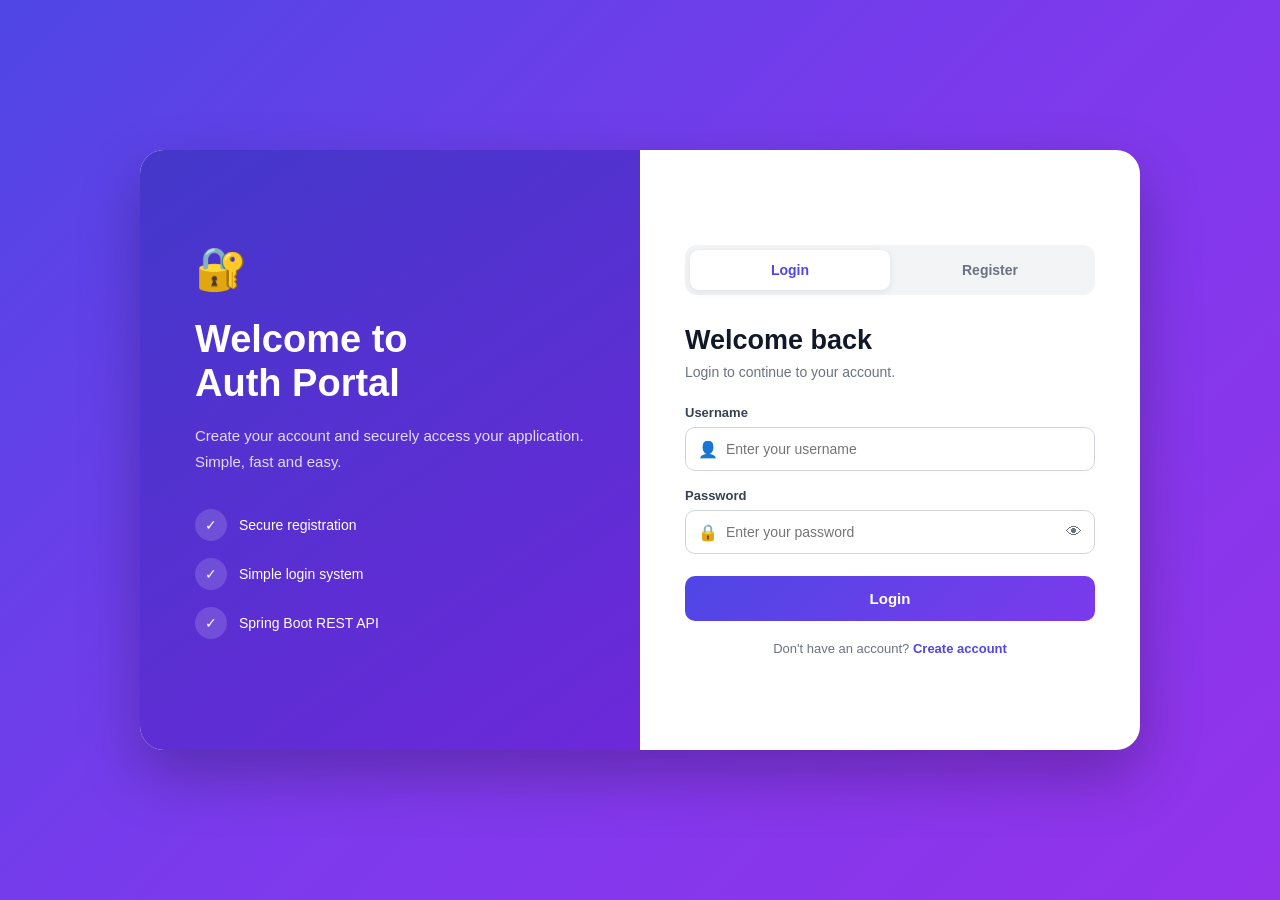
<file: ass4/q3/target/classes/static/index.html>
<!DOCTYPE html>
<html lang="en">
<head>
    <meta charset="UTF-8">
    <meta name="viewport" content="width=device-width, initial-scale=1.0">

    <title>Auth Portal</title>

    <style>

        * {
            box-sizing: border-box;
            margin: 0;
            padding: 0;
        }

        body {
            font-family: Arial, Helvetica, sans-serif;
            min-height: 100vh;
            background:
                linear-gradient(
                    135deg,
                    #4f46e5,
                    #7c3aed,
                    #9333ea
                );
            display: flex;
            align-items: center;
            justify-content: center;
            padding: 20px;
        }

        .container {
            width: 100%;
            max-width: 1000px;
            min-height: 600px;
            background: white;
            border-radius: 24px;
            overflow: hidden;
            display: grid;
            grid-template-columns: 1fr 1fr;
            box-shadow:
                0 25px 60px rgba(0, 0, 0, 0.25);
        }

        /* LEFT SIDE */

        .left {
            background:
                linear-gradient(
                    145deg,
                    #4338ca,
                    #6d28d9
                );
            color: white;
            padding: 55px;
            display: flex;
            flex-direction: column;
            justify-content: center;
        }

        .logo {
            font-size: 42px;
            margin-bottom: 25px;
        }

        .left h1 {
            font-size: 38px;
            line-height: 1.15;
            margin-bottom: 18px;
        }

        .left p {
            color: rgba(255,255,255,0.82);
            line-height: 1.7;
            font-size: 15px;
        }

        .features {
            margin-top: 35px;
        }

        .feature {
            display: flex;
            align-items: center;
            gap: 12px;
            margin-bottom: 17px;
            font-size: 14px;
        }

        .feature-icon {
            width: 32px;
            height: 32px;
            border-radius: 50%;
            background: rgba(255,255,255,0.15);
            display: flex;
            align-items: center;
            justify-content: center;
        }

        /* RIGHT SIDE */

        .right {
            padding: 45px;
            display: flex;
            flex-direction: column;
            justify-content: center;
        }

        .tabs {
            display: flex;
            background: #f3f4f6;
            padding: 5px;
            border-radius: 12px;
            margin-bottom: 30px;
        }

        .tab {
            flex: 1;
            padding: 12px;
            border: none;
            background: transparent;
            cursor: pointer;
            border-radius: 9px;
            font-size: 14px;
            font-weight: 600;
            color: #6b7280;
            transition: 0.2s;
        }

        .tab.active {
            background: white;
            color: #4f46e5;
            box-shadow: 0 2px 8px rgba(0,0,0,0.08);
        }

        .form-container {
            width: 100%;
        }

        .form-title {
            font-size: 27px;
            color: #111827;
            margin-bottom: 8px;
        }

        .form-subtitle {
            color: #6b7280;
            font-size: 14px;
            margin-bottom: 25px;
        }

        .form-group {
            margin-bottom: 17px;
        }

        label {
            display: block;
            color: #374151;
            font-size: 13px;
            font-weight: 600;
            margin-bottom: 7px;
        }

        .input-wrapper {
            position: relative;
        }

        .input-icon {
            position: absolute;
            left: 13px;
            top: 50%;
            transform: translateY(-50%);
            color: #9ca3af;
            font-size: 16px;
        }

        input {
            width: 100%;
            padding: 13px 14px 13px 40px;
            border: 1px solid #d1d5db;
            border-radius: 10px;
            font-size: 14px;
            outline: none;
            transition: 0.2s;
        }

        input:focus {
            border-color: #6366f1;
            box-shadow:
                0 0 0 3px rgba(99,102,241,0.1);
        }

        .password-wrapper {
            position: relative;
        }

        .password-wrapper input {
            padding-right: 45px;
        }

        .toggle-password {
            position: absolute;
            right: 13px;
            top: 50%;
            transform: translateY(-50%);
            border: none;
            background: transparent;
            cursor: pointer;
            color: #6b7280;
            font-size: 16px;
        }

        .submit-btn {
            width: 100%;
            border: none;
            border-radius: 10px;
            padding: 14px;
            background:
                linear-gradient(
                    135deg,
                    #4f46e5,
                    #7c3aed
                );
            color: white;
            font-size: 15px;
            font-weight: 700;
            cursor: pointer;
            margin-top: 5px;
            transition: 0.2s;
        }

        .submit-btn:hover {
            transform: translateY(-1px);
            box-shadow:
                0 7px 18px rgba(79,70,229,0.3);
        }

        .submit-btn:disabled {
            opacity: 0.7;
            cursor: not-allowed;
        }

        .switch-text {
            text-align: center;
            color: #6b7280;
            font-size: 13px;
            margin-top: 20px;
        }

        .switch-link {
            color: #4f46e5;
            font-weight: 700;
            cursor: pointer;
        }

        /* MESSAGE */

        .message {
            display: none;
            padding: 12px 14px;
            border-radius: 9px;
            margin-bottom: 18px;
            font-size: 13px;
            line-height: 1.5;
        }

        .message.success {
            display: block;
            background: #dcfce7;
            color: #166534;
            border: 1px solid #bbf7d0;
        }

        .message.error {
            display: block;
            background: #fee2e2;
            color: #991b1b;
            border: 1px solid #fecaca;
        }

        /* USER PANEL */

        .user-panel {
            display: none;
            text-align: center;
        }

        .user-avatar {
            width: 80px;
            height: 80px;
            border-radius: 50%;
            background:
                linear-gradient(
                    135deg,
                    #4f46e5,
                    #9333ea
                );
            color: white;
            display: flex;
            align-items: center;
            justify-content: center;
            font-size: 30px;
            font-weight: bold;
            margin: 0 auto 18px;
        }

        .user-panel h2 {
            color: #111827;
            margin-bottom: 8px;
        }

        .user-panel p {
            color: #6b7280;
            font-size: 14px;
            margin-bottom: 25px;
        }

        .logout-btn {
            border: none;
            padding: 12px 25px;
            border-radius: 9px;
            background: #fee2e2;
            color: #dc2626;
            font-weight: 600;
            cursor: pointer;
        }

        /* RESPONSIVE */

        @media (max-width: 800px) {

            .container {
                grid-template-columns: 1fr;
                max-width: 500px;
            }

            .left {
                padding: 35px;
                text-align: center;
            }

            .left h1 {
                font-size: 30px;
            }

            .features {
                display: none;
            }

            .right {
                padding: 35px;
            }
        }

        @media (max-width: 450px) {

            body {
                padding: 10px;
            }

            .left {
                padding: 30px 20px;
            }

            .right {
                padding: 25px 20px;
            }

        }

    </style>
</head>

<body>

<div class="container">

    <!-- LEFT -->

    <div class="left">

        <div class="logo">
            🔐
        </div>

        <h1>
            Welcome to<br>
            Auth Portal
        </h1>

        <p>
            Create your account and securely access
            your application. Simple, fast and easy.
        </p>

        <div class="features">

            <div class="feature">
                <div class="feature-icon">✓</div>
                Secure registration
            </div>

            <div class="feature">
                <div class="feature-icon">✓</div>
                Simple login system
            </div>

            <div class="feature">
                <div class="feature-icon">✓</div>
                Spring Boot REST API
            </div>

        </div>

    </div>


    <!-- RIGHT -->

    <div class="right">

        <!-- TABS -->

        <div class="tabs">

            <button
                class="tab active"
                id="loginTab"
                onclick="showLogin()"
            >
                Login
            </button>

            <button
                class="tab"
                id="registerTab"
                onclick="showRegister()"
            >
                Register
            </button>

        </div>


        <!-- MESSAGE -->

        <div id="message" class="message"></div>


        <!-- LOGIN -->

        <div
            id="loginFormContainer"
            class="form-container"
        >

            <h2 class="form-title">
                Welcome back
            </h2>

            <p class="form-subtitle">
                Login to continue to your account.
            </p>


            <form id="loginForm">

                <div class="form-group">

                    <label>
                        Username
                    </label>

                    <div class="input-wrapper">

                        <span class="input-icon">
                            👤
                        </span>

                        <input
                            type="text"
                            id="loginUsername"
                            placeholder="Enter your username"
                            required
                        >

                    </div>

                </div>


                <div class="form-group">

                    <label>
                        Password
                    </label>

                    <div class="input-wrapper password-wrapper">

                        <span class="input-icon">
                            🔒
                        </span>

                        <input
                            type="password"
                            id="loginPassword"
                            placeholder="Enter your password"
                            required
                        >

                        <button
                            type="button"
                            class="toggle-password"
                            onclick="togglePassword('loginPassword', this)"
                        >
                            👁
                        </button>

                    </div>

                </div>


                <button
                    type="submit"
                    class="submit-btn"
                    id="loginButton"
                >
                    Login
                </button>

            </form>


            <div class="switch-text">

                Don't have an account?

                <span
                    class="switch-link"
                    onclick="showRegister()"
                >
                    Create account
                </span>

            </div>

        </div>


        <!-- REGISTER -->

        <div
            id="registerFormContainer"
            class="form-container"
            style="display:none;"
        >

            <h2 class="form-title">
                Create account
            </h2>

            <p class="form-subtitle">
                Register a new account to get started.
            </p>


            <form id="registerForm">

                <div class="form-group">

                    <label>
                        Full Name
                    </label>

                    <div class="input-wrapper">

                        <span class="input-icon">
                            👤
                        </span>

                        <input
                            type="text"
                            id="fullName"
                            placeholder="Enter your full name"
                            required
                        >

                    </div>

                </div>


                <div class="form-group">

                    <label>
                        Username
                    </label>

                    <div class="input-wrapper">

                        <span class="input-icon">
                            @
                        </span>

                        <input
                            type="text"
                            id="registerUsername"
                            placeholder="3-20 characters"
                            minlength="3"
                            maxlength="20"
                            required
                        >

                    </div>

                </div>


                <div class="form-group">

                    <label>
                        Email
                    </label>

                    <div class="input-wrapper">

                        <span class="input-icon">
                            ✉
                        </span>

                        <input
                            type="email"
                            id="email"
                            placeholder="example@gmail.com"
                            required
                        >

                    </div>

                </div>


                <div class="form-group">

                    <label>
                        Password
                    </label>

                    <div class="input-wrapper password-wrapper">

                        <span class="input-icon">
                            🔒
                        </span>

                        <input
                            type="password"
                            id="registerPassword"
                            placeholder="Minimum 6 characters"
                            minlength="6"
                            required
                        >

                        <button
                            type="button"
                            class="toggle-password"
                            onclick="togglePassword('registerPassword', this)"
                        >
                            👁
                        </button>

                    </div>

                </div>


                <button
                    type="submit"
                    class="submit-btn"
                    id="registerButton"
                >
                    Create Account
                </button>

            </form>


            <div class="switch-text">

                Already have an account?

                <span
                    class="switch-link"
                    onclick="showLogin()"
                >
                    Login
                </span>

            </div>

        </div>


        <!-- USER PANEL -->

        <div
            id="userPanel"
            class="user-panel"
        >

            <div
                class="user-avatar"
                id="userAvatar"
            >
                U
            </div>

            <h2 id="welcomeName">
                Welcome!
            </h2>

            <p id="welcomeUsername">
                You are successfully logged in.
            </p>

            <button
                class="logout-btn"
                onclick="logout()"
            >
                Logout
            </button>

        </div>

    </div>

</div>


<script>

    /*
     * AUTH API
     *
     * Register:
     * POST http://localhost:8080/api/auth/register
     *
     * Login:
     * POST http://localhost:8080/api/auth/login
     */

    const API_URL =
        "http://localhost:8080/api/auth";


    // -----------------------------------------
    // SHOW LOGIN
    // -----------------------------------------

    function showLogin() {

        document
            .getElementById("loginFormContainer")
            .style.display = "block";

        document
            .getElementById("registerFormContainer")
            .style.display = "none";

        document
            .getElementById("loginTab")
            .classList.add("active");

        document
            .getElementById("registerTab")
            .classList.remove("active");

        clearMessage();

    }


    // -----------------------------------------
    // SHOW REGISTER
    // -----------------------------------------

    function showRegister() {

        document
            .getElementById("loginFormContainer")
            .style.display = "none";

        document
            .getElementById("registerFormContainer")
            .style.display = "block";

        document
            .getElementById("loginTab")
            .classList.remove("active");

        document
            .getElementById("registerTab")
            .classList.add("active");

        clearMessage();

    }


    // -----------------------------------------
    // REGISTER
    // -----------------------------------------

    document
        .getElementById("registerForm")
        .addEventListener(
            "submit",
            async function(event) {

                event.preventDefault();


                const button =
                    document.getElementById(
                        "registerButton"
                    );

                button.disabled = true;
                button.textContent =
                    "Creating account...";


                const user = {

                    username:
                        document
                            .getElementById(
                                "registerUsername"
                            )
                            .value
                            .trim(),

                    password:
                        document
                            .getElementById(
                                "registerPassword"
                            )
                            .value,

                    fullName:
                        document
                            .getElementById(
                                "fullName"
                            )
                            .value
                            .trim(),

                    email:
                        document
                            .getElementById(
                                "email"
                            )
                            .value
                            .trim()

                };


                try {

                    const response =
                        await fetch(
                            `${API_URL}/register`,
                            {
                                method: "POST",

                                headers: {
                                    "Content-Type":
                                        "application/json"
                                },

                                body:
                                    JSON.stringify(user)
                            }
                        );


                    const data =
                        await response.json();


                    if (!response.ok) {

                        throw new Error(
                            formatErrors(data)
                        );

                    }


                    showMessage(
                        "Registration successful! You can now login.",
                        "success"
                    );


                    document
                        .getElementById("registerForm")
                        .reset();


                    setTimeout(
                        showLogin,
                        1200
                    );


                } catch (error) {

                    showMessage(
                        error.message,
                        "error"
                    );

                } finally {

                    button.disabled = false;

                    button.textContent =
                        "Create Account";

                }

            }
        );


    // -----------------------------------------
    // LOGIN
    // -----------------------------------------

    document
        .getElementById("loginForm")
        .addEventListener(
            "submit",
            async function(event) {

                event.preventDefault();


                const button =
                    document.getElementById(
                        "loginButton"
                    );

                button.disabled = true;
                button.textContent =
                    "Logging in...";


                const loginData = {

                    username:
                        document
                            .getElementById(
                                "loginUsername"
                            )
                            .value
                            .trim(),

                    password:
                        document
                            .getElementById(
                                "loginPassword"
                            )
                            .value

                };


                try {

                    const response =
                        await fetch(
                            `${API_URL}/login`,
                            {
                                method: "POST",

                                headers: {
                                    "Content-Type":
                                        "application/json"
                                },

                                body:
                                    JSON.stringify(loginData)
                            }
                        );


                    const data =
                        await response.json();


                    if (!response.ok) {

                        throw new Error(
                            formatErrors(data)
                        );

                    }


                    showMessage(
                        "Login successful!",
                        "success"
                    );


                    showUserPanel(data);


                } catch (error) {

                    showMessage(
                        error.message,
                        "error"
                    );

                } finally {

                    button.disabled = false;

                    button.textContent =
                        "Login";

                }

            }
        );


    // -----------------------------------------
    // SHOW USER PANEL
    // -----------------------------------------

    function showUserPanel(data) {

        document
            .getElementById(
                "loginFormContainer"
            )
            .style.display = "none";

        document
            .getElementById(
                "registerFormContainer"
            )
            .style.display = "none";

        document
            .querySelector(".tabs")
            .style.display = "none";

        document
            .getElementById(
                "userPanel"
            )
            .style.display = "block";


        const username =
            data.username || "User";

        const fullName =
            data.fullName || username;


        document
            .getElementById(
                "welcomeName"
            )
            .textContent =
                `Welcome, ${fullName}!`;


        document
            .getElementById(
                "welcomeUsername"
            )
            .textContent =
                `Logged in as @${username}`;


        document
            .getElementById(
                "userAvatar"
            )
            .textContent =
                username
                    .charAt(0)
                    .toUpperCase();

    }


    // -----------------------------------------
    // LOGOUT
    // -----------------------------------------

    function logout() {

        document
            .getElementById(
                "userPanel"
            )
            .style.display = "none";

        document
            .querySelector(".tabs")
            .style.display = "flex";

        document
            .getElementById(
                "loginForm"
            )
            .reset();

        showLogin();

        showMessage(
            "You have been logged out.",
            "success"
        );

    }


    // -----------------------------------------
    // PASSWORD VISIBILITY
    // -----------------------------------------

    function togglePassword(
        inputId,
        button
    ) {

        const input =
            document.getElementById(
                inputId
            );


        if (input.type === "password") {

            input.type = "text";

            button.textContent = "🙈";

        } else {

            input.type = "password";

            button.textContent = "👁";

        }

    }


    // -----------------------------------------
    // DISPLAY MESSAGE
    // -----------------------------------------

    function showMessage(
        message,
        type
    ) {

        const element =
            document.getElementById(
                "message"
            );


        element.textContent = message;

        element.className =
            `message ${type}`;

    }


    function clearMessage() {

        const element =
            document.getElementById(
                "message"
            );

        element.textContent = "";

        element.className =
            "message";

    }


    // -----------------------------------------
    // FORMAT BACKEND ERRORS
    // -----------------------------------------

    function formatErrors(data) {

        if (!data) {
            return "Something went wrong.";
        }


        if (data.error) {
            return data.error;
        }


        if (typeof data === "object") {

            return Object
                .entries(data)
                .map(
                    ([field, message]) =>
                        `${field}: ${message}`
                )
                .join(" | ");

        }


        return "Something went wrong.";

    }

</script>

</body>
</html>
</file>
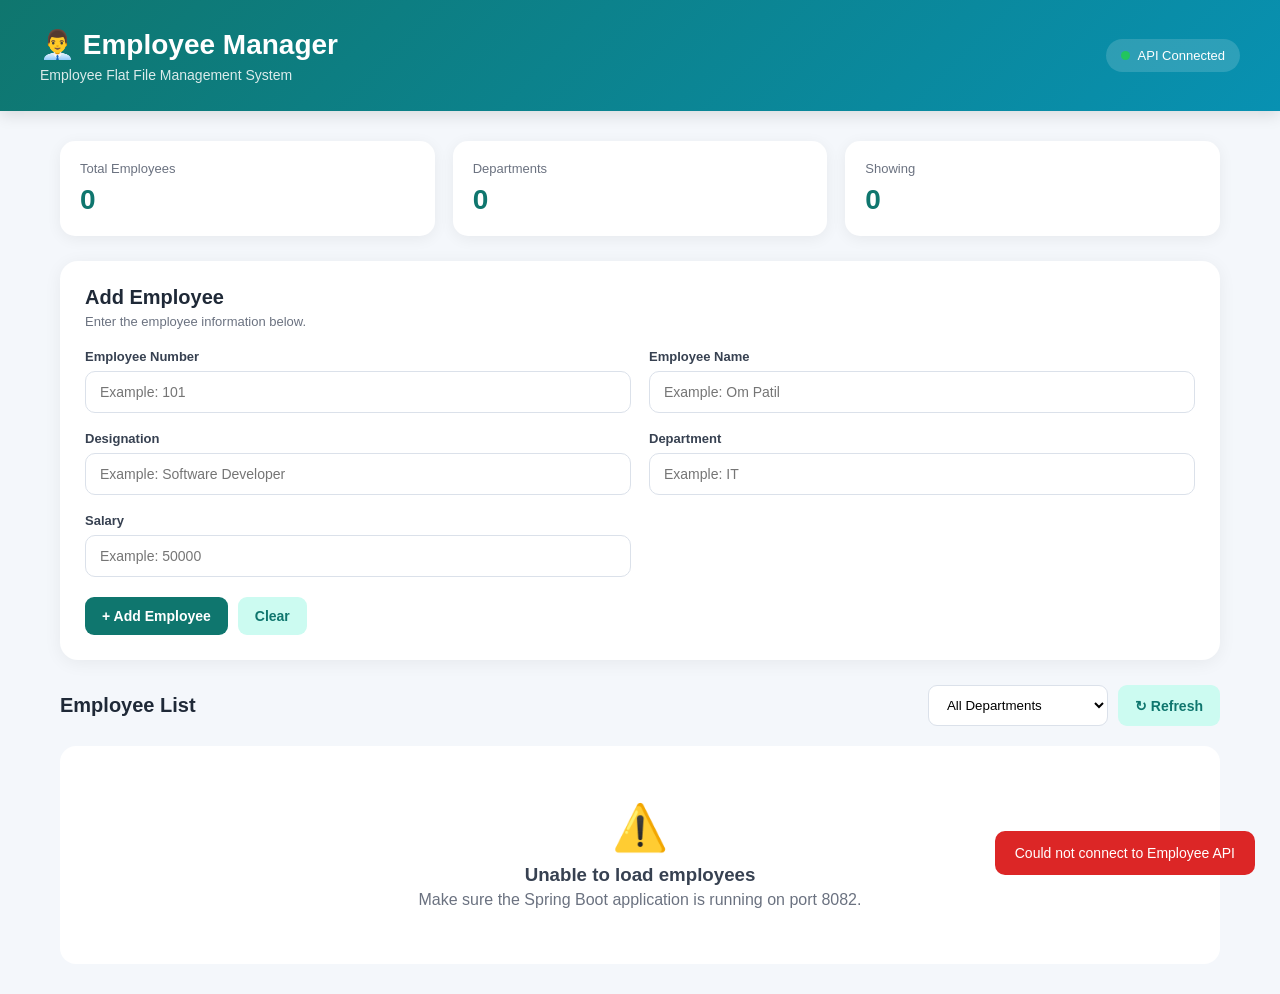
<file: ass4/q4/target/classes/static/index.html>
<!DOCTYPE html>
<html lang="en">
<head>
    <meta charset="UTF-8">
    <meta name="viewport" content="width=device-width, initial-scale=1.0">

    <title>Employee Flat File Manager</title>

    <style>
        * {
            box-sizing: border-box;
            margin: 0;
            padding: 0;
        }

        body {
            font-family: Arial, Helvetica, sans-serif;
            background: #f4f7fb;
            color: #1f2937;
            min-height: 100vh;
        }

        /* ================= HEADER ================= */

        header {
            background: linear-gradient(135deg, #0f766e, #0891b2);
            color: white;
            padding: 28px 20px;
            box-shadow: 0 4px 15px rgba(0, 0, 0, 0.12);
        }

        .header-content {
            max-width: 1200px;
            margin: auto;

            display: flex;
            justify-content: space-between;
            align-items: center;
            gap: 20px;
        }

        .logo h1 {
            font-size: 28px;
            margin-bottom: 6px;
        }

        .logo p {
            font-size: 14px;
            opacity: 0.85;
        }

        .status {
            background: rgba(255,255,255,0.15);
            padding: 9px 15px;
            border-radius: 30px;

            display: flex;
            align-items: center;
            gap: 8px;

            font-size: 13px;
        }

        .status-dot {
            width: 9px;
            height: 9px;
            background: #22c55e;
            border-radius: 50%;
        }

        /* ================= MAIN ================= */

        main {
            max-width: 1200px;
            margin: 30px auto;
            padding: 0 20px;
        }

        /* ================= STATS ================= */

        .stats {
            display: grid;
            grid-template-columns: repeat(3, 1fr);
            gap: 18px;
            margin-bottom: 25px;
        }

        .stat-card {
            background: white;
            padding: 20px;
            border-radius: 15px;

            box-shadow: 0 3px 15px rgba(0,0,0,0.06);
        }

        .stat-card span {
            display: block;
            color: #6b7280;
            font-size: 13px;
            margin-bottom: 8px;
        }

        .stat-card strong {
            color: #0f766e;
            font-size: 28px;
        }

        /* ================= PANEL ================= */

        .panel {
            background: white;
            border-radius: 18px;
            padding: 25px;
            margin-bottom: 25px;

            box-shadow: 0 3px 18px rgba(0,0,0,0.06);
        }

        .panel-title {
            margin-bottom: 20px;
        }

        .panel-title h2 {
            font-size: 20px;
        }

        .panel-title p {
            margin-top: 5px;
            color: #6b7280;
            font-size: 13px;
        }

        /* ================= FORM ================= */

        .form-grid {
            display: grid;
            grid-template-columns: 1fr 1fr;
            gap: 18px;
        }

        .form-group {
            display: flex;
            flex-direction: column;
            gap: 7px;
        }

        .full {
            grid-column: 1 / -1;
        }

        label {
            font-size: 13px;
            font-weight: 600;
            color: #374151;
        }

        input {
            width: 100%;
            padding: 12px 14px;

            border: 1px solid #dbe1ea;
            border-radius: 10px;

            font-size: 14px;
            outline: none;

            transition: 0.2s;
        }

        input:focus {
            border-color: #0f766e;

            box-shadow:
                0 0 0 3px rgba(15,118,110,0.1);
        }

        .form-actions {
            display: flex;
            gap: 10px;
            margin-top: 20px;
        }

        button {
            border: none;
            cursor: pointer;

            border-radius: 9px;

            padding: 11px 17px;

            font-size: 14px;
            font-weight: 600;

            transition: 0.2s;
        }

        button:hover {
            transform: translateY(-1px);
        }

        button:disabled {
            opacity: 0.6;
            cursor: not-allowed;
            transform: none;
        }

        .btn-primary {
            background: #0f766e;
            color: white;
        }

        .btn-primary:hover {
            background: #115e59;
        }

        .btn-secondary {
            background: #ccfbf1;
            color: #0f766e;
        }

        /* ================= TOOLBAR ================= */

        .toolbar {
            display: flex;
            justify-content: space-between;
            align-items: center;

            gap: 15px;

            margin-bottom: 20px;
        }

        .toolbar h2 {
            font-size: 20px;
        }

        .filters {
            display: flex;
            gap: 10px;
        }

        select {
            min-width: 180px;

            padding: 11px 14px;

            border: 1px solid #dbe1ea;
            border-radius: 9px;

            background: white;

            outline: none;

            cursor: pointer;
        }

        /* ================= EMPLOYEE GRID ================= */

        .employee-grid {
            display: grid;

            grid-template-columns: repeat(3, 1fr);

            gap: 18px;
        }

        .employee-card {
            background: white;

            border-radius: 16px;

            padding: 20px;

            border: 1px solid #eef0f4;

            box-shadow: 0 3px 15px rgba(0,0,0,0.06);

            transition: 0.2s;
        }

        .employee-card:hover {
            transform: translateY(-3px);

            box-shadow: 0 8px 25px rgba(0,0,0,0.09);
        }

        .employee-header {
            display: flex;

            align-items: center;

            gap: 13px;

            margin-bottom: 18px;
        }

        .avatar {
            width: 50px;
            height: 50px;

            border-radius: 50%;

            background:
                linear-gradient(
                    135deg,
                    #0f766e,
                    #0891b2
                );

            color: white;

            display: flex;

            align-items: center;
            justify-content: center;

            font-weight: bold;

            font-size: 18px;

            flex-shrink: 0;
        }

        .employee-name {
            font-size: 17px;
            font-weight: 700;
            color: #111827;
        }

        .employee-number {
            color: #9ca3af;
            font-size: 12px;
            margin-top: 4px;
        }

        .department {
            display: inline-block;

            margin-top: 5px;

            padding: 5px 9px;

            border-radius: 20px;

            background: #ccfbf1;

            color: #0f766e;

            font-size: 11px;

            font-weight: 600;
        }

        .employee-info {
            border-top: 1px solid #eef0f4;

            padding-top: 15px;
        }

        .info-row {
            display: flex;

            justify-content: space-between;

            gap: 15px;

            padding: 7px 0;

            font-size: 13px;
        }

        .info-label {
            color: #9ca3af;
        }

        .info-value {
            color: #374151;
            font-weight: 600;
            text-align: right;
        }

        .salary {
            color: #16a34a;
        }

        /* ================= EMPTY ================= */

        .empty {
            background: white;

            border-radius: 16px;

            padding: 55px 20px;

            text-align: center;

            color: #6b7280;

            grid-column: 1 / -1;
        }

        .empty-icon {
            font-size: 45px;

            margin-bottom: 10px;
        }

        .empty h3 {
            color: #374151;

            margin-bottom: 5px;
        }

        /* ================= LOADING ================= */

        .loading {
            grid-column: 1 / -1;

            text-align: center;

            padding: 35px;

            color: #6b7280;
        }

        /* ================= TOAST ================= */

        .toast {
            position: fixed;

            right: 25px;
            bottom: 25px;

            background: #111827;
            color: white;

            padding: 14px 20px;

            border-radius: 10px;

            font-size: 14px;

            opacity: 0;

            transform: translateY(20px);

            pointer-events: none;

            transition: 0.3s;

            z-index: 9999;

            max-width: 350px;
        }

        .toast.show {
            opacity: 1;

            transform: translateY(0);
        }

        .toast.success {
            background: #16a34a;
        }

        .toast.error {
            background: #dc2626;
        }

        /* ================= RESPONSIVE ================= */

        @media (max-width: 950px) {

            .employee-grid {
                grid-template-columns: repeat(2, 1fr);
            }

        }

        @media (max-width: 700px) {

            .header-content {
                flex-direction: column;
                align-items: flex-start;
            }

            .stats {
                grid-template-columns: 1fr;
            }

            .form-grid {
                grid-template-columns: 1fr;
            }

            .full {
                grid-column: auto;
            }

            .toolbar {
                flex-direction: column;
                align-items: stretch;
            }

            .filters {
                width: 100%;
            }

            select {
                width: 100%;
            }

            .employee-grid {
                grid-template-columns: 1fr;
            }

        }

    </style>
</head>


<body>

<header>

    <div class="header-content">

        <div class="logo">

            <h1>
                👨‍💼 Employee Manager
            </h1>

            <p>
                Employee Flat File Management System
            </p>

        </div>

        <div class="status">

            <span class="status-dot"></span>

            API Connected

        </div>

    </div>

</header>


<main>

    <!-- ================= STATS ================= -->

    <section class="stats">

        <div class="stat-card">

            <span>
                Total Employees
            </span>

            <strong id="totalEmployees">
                0
            </strong>

        </div>


        <div class="stat-card">

            <span>
                Departments
            </span>

            <strong id="totalDepartments">
                0
            </strong>

        </div>


        <div class="stat-card">

            <span>
                Showing
            </span>

            <strong id="showingEmployees">
                0
            </strong>

        </div>

    </section>


    <!-- ================= ADD EMPLOYEE ================= -->

    <section class="panel">

        <div class="panel-title">

            <h2>
                Add Employee
            </h2>

            <p>
                Enter the employee information below.
            </p>

        </div>


        <form id="employeeForm">

            <div class="form-grid">

                <div class="form-group">

                    <label for="eno">
                        Employee Number
                    </label>

                    <input
                        type="number"
                        id="eno"
                        placeholder="Example: 101"
                        required
                    >

                </div>


                <div class="form-group">

                    <label for="ename">
                        Employee Name
                    </label>

                    <input
                        type="text"
                        id="ename"
                        placeholder="Example: Om Patil"
                        required
                    >

                </div>


                <div class="form-group">

                    <label for="designation">
                        Designation
                    </label>

                    <input
                        type="text"
                        id="designation"
                        placeholder="Example: Software Developer"
                        required
                    >

                </div>


                <div class="form-group">

                    <label for="deptName">
                        Department
                    </label>

                    <input
                        type="text"
                        id="deptName"
                        placeholder="Example: IT"
                        required
                    >

                </div>


                <div class="form-group">

                    <label for="salary">
                        Salary
                    </label>

                    <input
                        type="number"
                        id="salary"
                        placeholder="Example: 50000"
                        min="0"
                        step="0.01"
                        required
                    >

                </div>

            </div>


            <div class="form-actions">

                <button
                    type="submit"
                    class="btn-primary"
                    id="saveButton"
                >
                    + Add Employee
                </button>


                <button
                    type="button"
                    class="btn-secondary"
                    onclick="resetForm()"
                >
                    Clear
                </button>

            </div>

        </form>

    </section>


    <!-- ================= EMPLOYEE LIST ================= -->

    <section>

        <div class="toolbar">

            <h2>
                Employee List
            </h2>


            <div class="filters">

                <select id="departmentFilter">

                    <option value="">
                        All Departments
                    </option>

                </select>


                <button
                    class="btn-secondary"
                    onclick="loadEmployees()"
                >
                    ↻ Refresh
                </button>

            </div>

        </div>


        <div
            id="employeeGrid"
            class="employee-grid"
        >

            <div class="loading">
                Loading employees...
            </div>

        </div>

    </section>

</main>


<div
    id="toast"
    class="toast"
></div>


<script>

    /*
     * ==========================================
     * EMPLOYEE API
     * ==========================================
     *
     * POST
     * http://localhost:8082/api/employees
     *
     * GET
     * http://localhost:8082/api/employees
     *
     * GET BY DEPARTMENT
     * http://localhost:8082/api/employees/dept/{deptName}
     *
     */

    const API_URL =
        "http://localhost:8082/api/employees";


    let employees = [];


    // ==========================================
    // LOAD ALL EMPLOYEES
    // ==========================================

    async function loadEmployees() {

        const grid =
            document.getElementById(
                "employeeGrid"
            );


        grid.innerHTML = `
            <div class="loading">
                Loading employees...
            </div>
        `;


        try {

            const response =
                await fetch(API_URL);


            if (!response.ok) {

                throw new Error(
                    "Failed to load employees"
                );

            }


            employees =
                await response.json();


            updateStatistics();

            updateDepartmentFilter();

            renderEmployees();


        } catch (error) {

            console.error(error);


            grid.innerHTML = `
                <div class="empty">

                    <div class="empty-icon">
                        ⚠️
                    </div>

                    <h3>
                        Unable to load employees
                    </h3>

                    <p>
                        Make sure the Spring Boot
                        application is running on
                        port 8082.
                    </p>

                </div>
            `;


            showToast(
                "Could not connect to Employee API",
                "error"
            );

        }

    }


    // ==========================================
    // ADD EMPLOYEE
    // ==========================================

    document
        .getElementById("employeeForm")
        .addEventListener(
            "submit",
            async function(event) {

                event.preventDefault();


                const employee = {

                    eno:
                        Number(
                            document
                                .getElementById("eno")
                                .value
                        ),

                    ename:
                        document
                            .getElementById("ename")
                            .value
                            .trim(),

                    designation:
                        document
                            .getElementById("designation")
                            .value
                            .trim(),

                    deptName:
                        document
                            .getElementById("deptName")
                            .value
                            .trim(),

                    salary:
                        Number(
                            document
                                .getElementById("salary")
                                .value
                        )

                };


                if (
                    !employee.eno ||
                    !employee.ename ||
                    !employee.designation ||
                    !employee.deptName ||
                    isNaN(employee.salary)
                ) {

                    showToast(
                        "Please fill all employee fields",
                        "error"
                    );

                    return;

                }


                const button =
                    document.getElementById(
                        "saveButton"
                    );


                button.disabled = true;

                button.textContent =
                    "Saving...";


                try {

                    const response =
                        await fetch(
                            API_URL,
                            {
                                method: "POST",

                                headers: {
                                    "Content-Type":
                                        "application/json"
                                },

                                body:
                                    JSON.stringify(
                                        employee
                                    )
                            }
                        );


                    const result =
                        await response.text();


                    if (!response.ok) {

                        throw new Error(
                            result ||
                            "Failed to save employee"
                        );

                    }


                    showToast(
                        result ||
                        "Employee saved successfully",
                        "success"
                    );


                    resetForm();


                    await loadEmployees();


                } catch (error) {

                    console.error(error);


                    showToast(
                        error.message ||
                        "Failed to save employee",
                        "error"
                    );

                } finally {

                    button.disabled = false;

                    button.textContent =
                        "+ Add Employee";

                }

            }
        );


    // ==========================================
    // RENDER EMPLOYEES
    // ==========================================

    function renderEmployees() {

        const grid =
            document.getElementById(
                "employeeGrid"
            );


        const selectedDepartment =
            document.getElementById(
                "departmentFilter"
            ).value;


        let filteredEmployees =
            employees;


        if (selectedDepartment) {

            filteredEmployees =
                employees.filter(
                    employee =>
                        employee.deptName &&
                        employee.deptName
                            .toLowerCase() ===
                        selectedDepartment
                            .toLowerCase()
                );

        }


        document.getElementById(
            "showingEmployees"
        ).textContent =
            filteredEmployees.length;


        if (
            filteredEmployees.length === 0
        ) {

            grid.innerHTML = `
                <div class="empty">

                    <div class="empty-icon">
                        👨‍💼
                    </div>

                    <h3>
                        No employees found
                    </h3>

                    <p>
                        Add an employee to get started.
                    </p>

                </div>
            `;

            return;

        }


        grid.innerHTML =
            filteredEmployees
                .map(employee => {

                    const name =
                        employee.ename ||
                        "Unknown Employee";


                    const dept =
                        employee.deptName ||
                        "No Department";


                    const designation =
                        employee.designation ||
                        "Not specified";


                    const eno =
                        employee.eno ??
                        "-";


                    const salary =
                        employee.salary ??
                        0;


                    const initial =
                        name
                            .charAt(0)
                            .toUpperCase();


                    return `

                        <div class="employee-card">

                            <div class="employee-header">

                                <div class="avatar">

                                    ${escapeHtml(
                                        initial
                                    )}

                                </div>


                                <div>

                                    <div
                                        class="employee-name"
                                    >
                                        ${escapeHtml(
                                            name
                                        )}
                                    </div>


                                    <div
                                        class="employee-number"
                                    >
                                        Employee No:
                                        ${escapeHtml(
                                            eno
                                        )}
                                    </div>


                                    <span
                                        class="department"
                                    >
                                        ${escapeHtml(
                                            dept
                                        )}
                                    </span>

                                </div>

                            </div>


                            <div class="employee-info">

                                <div
                                    class="info-row"
                                >

                                    <span
                                        class="info-label"
                                    >
                                        Designation
                                    </span>


                                    <span
                                        class="info-value"
                                    >
                                        ${escapeHtml(
                                            designation
                                        )}
                                    </span>

                                </div>


                                <div
                                    class="info-row"
                                >

                                    <span
                                        class="info-label"
                                    >
                                        Department
                                    </span>


                                    <span
                                        class="info-value"
                                    >
                                        ${escapeHtml(
                                            dept
                                        )}
                                    </span>

                                </div>


                                <div
                                    class="info-row"
                                >

                                    <span
                                        class="info-label"
                                    >
                                        Salary
                                    </span>


                                    <span
                                        class="info-value salary"
                                    >
                                        ₹${formatSalary(
                                            salary
                                        )}
                                    </span>

                                </div>

                            </div>

                        </div>

                    `;

                })
                .join("");

    }


    // ==========================================
    // DEPARTMENT FILTER
    // ==========================================

    function updateDepartmentFilter() {

        const filter =
            document.getElementById(
                "departmentFilter"
            );


        const currentValue =
            filter.value;


        const departments =
            [
                ...new Set(
                    employees
                        .map(
                            employee =>
                                employee.deptName
                        )
                        .filter(Boolean)
                )
            ];


        departments.sort();


        filter.innerHTML = `
            <option value="">
                All Departments
            </option>
        `;


        departments.forEach(
            department => {

                const option =
                    document.createElement(
                        "option"
                    );


                option.value =
                    department;


                option.textContent =
                    department;


                filter.appendChild(
                    option
                );

            }
        );


        if (
            departments.includes(
                currentValue
            )
        ) {

            filter.value =
                currentValue;

        }

    }


    document
        .getElementById(
            "departmentFilter"
        )
        .addEventListener(
            "change",
            renderEmployees
        );


    // ==========================================
    // STATISTICS
    // ==========================================

    function updateStatistics() {

        document.getElementById(
            "totalEmployees"
        ).textContent =
            employees.length;


        const departments =
            new Set(
                employees
                    .map(
                        employee =>
                            employee.deptName
                    )
                    .filter(Boolean)
            );


        document.getElementById(
            "totalDepartments"
        ).textContent =
            departments.size;

    }


    // ==========================================
    // RESET FORM
    // ==========================================

    function resetForm() {

        document
            .getElementById(
                "employeeForm"
            )
            .reset();

    }


    // ==========================================
    // FORMAT SALARY
    // ==========================================

    function formatSalary(value) {

        const number =
            Number(value);


        if (isNaN(number)) {
            return "0";
        }


        return number.toLocaleString(
            "en-IN",
            {
                maximumFractionDigits: 2
            }
        );

    }


    // ==========================================
    // TOAST MESSAGE
    // ==========================================

    function showToast(
        message,
        type = ""
    ) {

        const toast =
            document.getElementById(
                "toast"
            );


        toast.textContent =
            message;


        toast.className =
            `toast show ${type}`;


        setTimeout(
            function() {

                toast.className =
                    "toast";

            },
            3500
        );

    }


    // ==========================================
    // HTML SECURITY
    // ==========================================

    function escapeHtml(value) {

        return String(value)
            .replace(
                /&/g,
                "&amp;"
            )
            .replace(
                /</g,
                "&lt;"
            )
            .replace(
                />/g,
                "&gt;"
            )
            .replace(
                /"/g,
                "&quot;"
            )
            .replace(
                /'/g,
                "&#039;"
            );

    }


    // ==========================================
    // INITIAL LOAD
    // ==========================================

    loadEmployees();

</script>

</body>
</html>
</file>
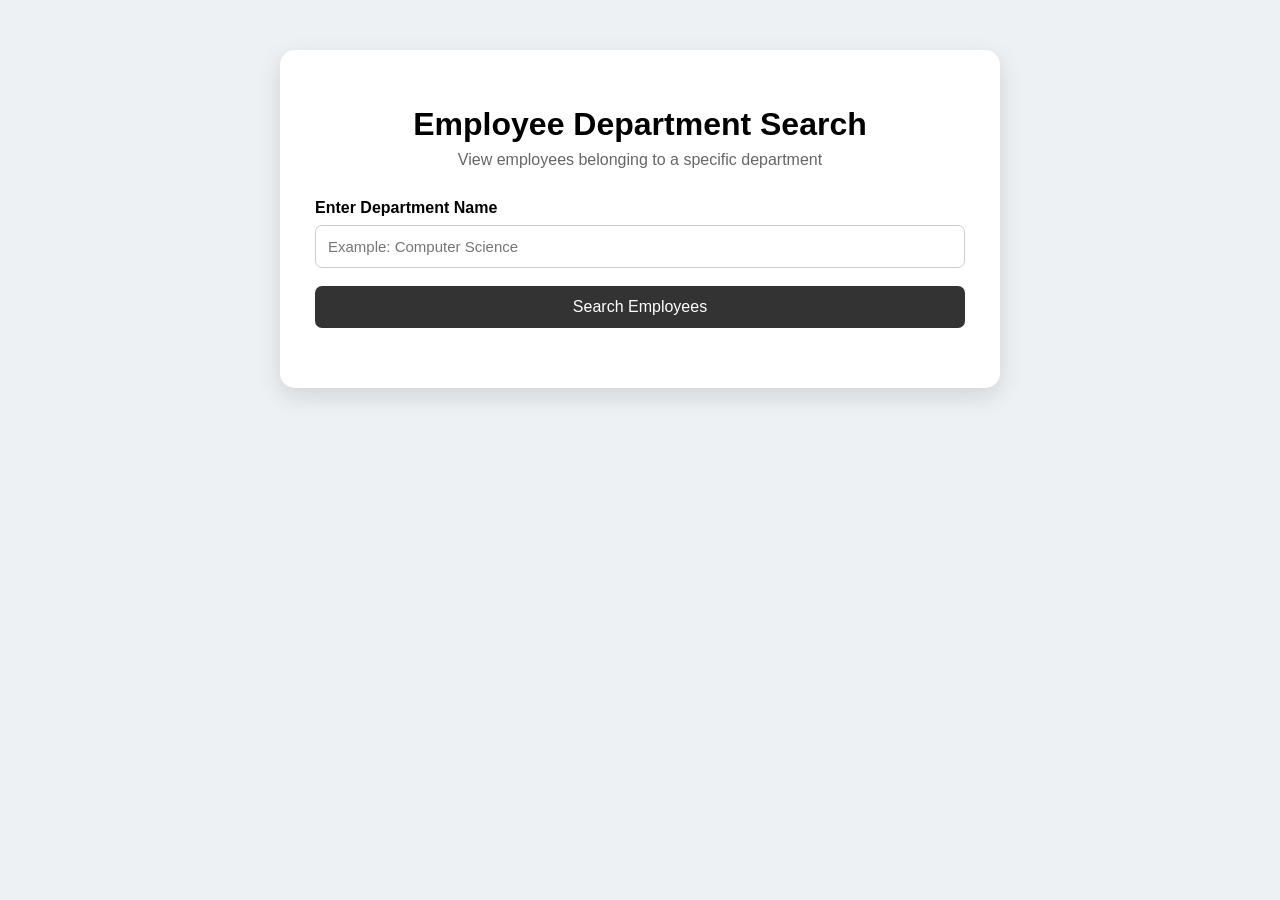
<file: Assignment5/employeedepartment/src/main/resources/static/index.html>
<!DOCTYPE html>
<html>

<head>

    <title>Employee Department Search</title>

    <style>

        body {
            font-family: Arial, sans-serif;
            background: #eef1f4;
            margin: 0;
            padding: 50px;
        }

        .container {
            width: 650px;
            margin: auto;
            background: white;
            padding: 35px;
            border-radius: 15px;
            box-shadow: 0 8px 25px rgba(0,0,0,0.12);
        }

        h1 {
            text-align: center;
            margin-bottom: 8px;
        }

        .subtitle {
            text-align: center;
            color: #666;
            margin-bottom: 30px;
        }

        label {
            font-weight: bold;
            display: block;
            margin-bottom: 8px;
        }

        input {
            width: 100%;
            padding: 12px;
            box-sizing: border-box;
            border: 1px solid #ccc;
            border-radius: 7px;
            font-size: 15px;
        }

        button {
            width: 100%;
            padding: 12px;
            margin-top: 18px;
            border: none;
            border-radius: 7px;
            background: #333;
            color: white;
            font-size: 16px;
            cursor: pointer;
        }

        button:hover {
            background: #555;
        }

        #result {
            margin-top: 25px;
        }

        .employee {
            background: #f5f5f5;
            padding: 15px;
            margin-top: 10px;
            border-radius: 8px;
            line-height: 1.7;
        }

    </style>

</head>


<body>

<div class="container">

    <h1>Employee Department Search</h1>

    <div class="subtitle">
        View employees belonging to a specific department
    </div>


    <label>Enter Department Name</label>

    <input
        type="text"
        id="department"
        placeholder="Example: Computer Science"
    >


    <button onclick="searchEmployees()">
        Search Employees
    </button>


    <div id="result"></div>

</div>


<script>

async function searchEmployees() {

    const department =
        document.getElementById("department").value.trim();

    if (department === "") {

        document.getElementById("result").innerHTML =
            "<p>Please enter a department name.</p>";

        return;
    }


    const response = await fetch(
        "/employees/department/" +
        encodeURIComponent(department)
    );


    const employees = await response.json();


    const result =
        document.getElementById("result");

    result.innerHTML = "";


    employees.forEach(employee => {

        const div =
            document.createElement("div");

        div.className = "employee";

        div.innerText = employee;

        result.appendChild(div);
    });
}

</script>

</body>

</html>
</file>
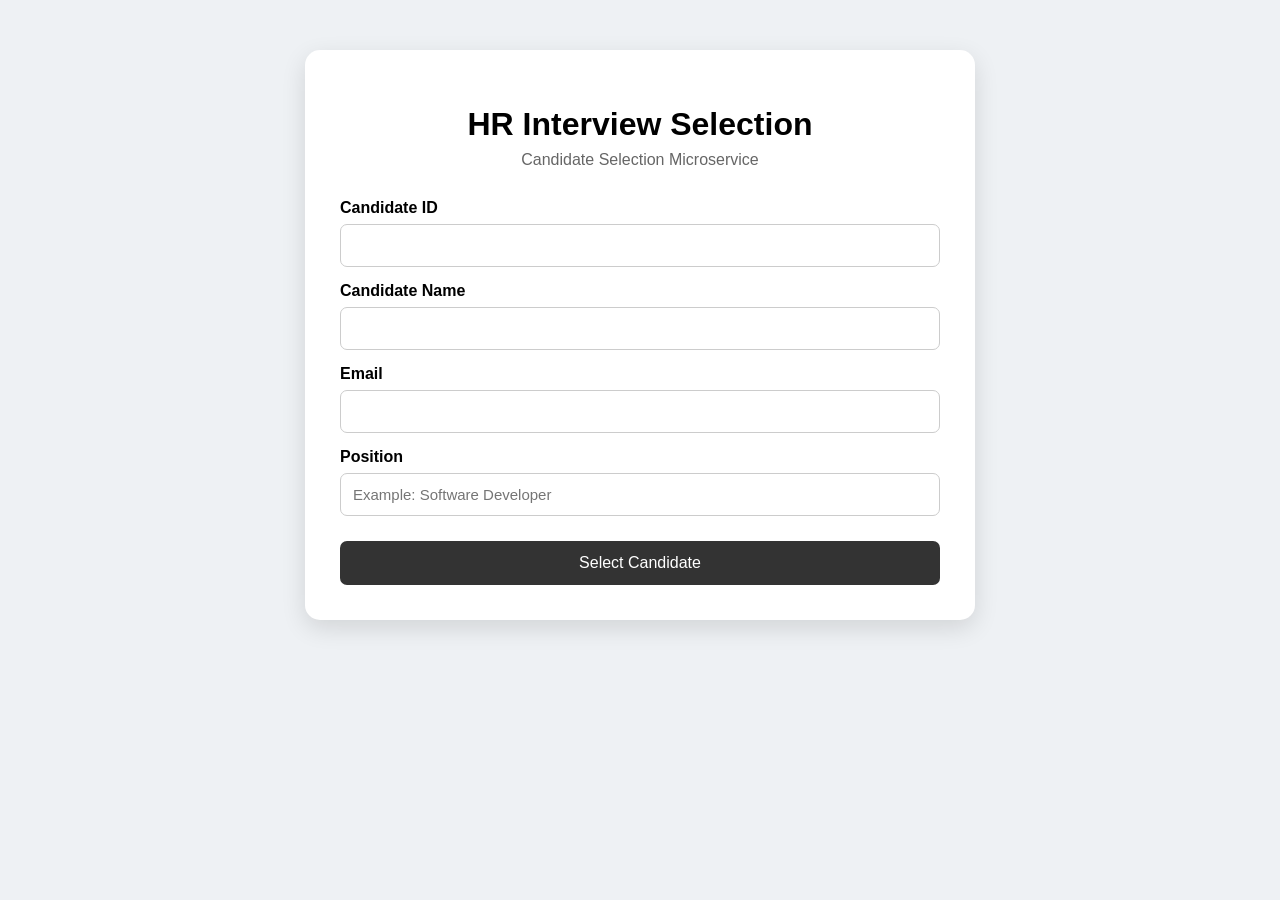
<file: Assignment5/hrmicroservice/src/main/resources/static/index.html>
<!DOCTYPE html>
<html>

<head>

    <title>HR Interview Selection</title>

    <style>

        body {
            font-family: Arial, sans-serif;
            background: #eef1f4;
            margin: 0;
            padding: 50px;
        }

        .container {
            width: 600px;
            margin: auto;
            background: white;
            padding: 35px;
            border-radius: 15px;
            box-shadow: 0 8px 25px rgba(0,0,0,0.12);
        }

        h1 {
            text-align: center;
            margin-bottom: 8px;
        }

        .subtitle {
            text-align: center;
            color: #666;
            margin-bottom: 30px;
        }

        label {
            display: block;
            margin-top: 15px;
            font-weight: bold;
        }

        input {
            width: 100%;
            padding: 12px;
            margin-top: 7px;
            box-sizing: border-box;
            border: 1px solid #ccc;
            border-radius: 7px;
            font-size: 15px;
        }

        button {
            width: 100%;
            padding: 13px;
            margin-top: 25px;
            border: none;
            border-radius: 7px;
            background: #333;
            color: white;
            font-size: 16px;
            cursor: pointer;
        }

        button:hover {
            background: #555;
        }

        #message {
            display: none;
            margin-top: 25px;
            padding: 18px;
            border-radius: 8px;
            text-align: center;
            font-size: 17px;
            font-weight: bold;
            background: #f1f1f1;
        }

    </style>

</head>


<body>

<div class="container">

    <h1>HR Interview Selection</h1>

    <div class="subtitle">
        Candidate Selection Microservice
    </div>


    <form id="candidateForm">

        <label>Candidate ID</label>

        <input
            type="number"
            id="id"
            required
        >


        <label>Candidate Name</label>

        <input
            type="text"
            id="name"
            required
        >


        <label>Email</label>

        <input
            type="email"
            id="email"
            required
        >


        <label>Position</label>

        <input
            type="text"
            id="position"
            placeholder="Example: Software Developer"
            required
        >


        <button type="submit">
            Select Candidate
        </button>

    </form>


    <div id="message"></div>

</div>


<script>

document.getElementById("candidateForm")
.addEventListener("submit", async function(event) {

    event.preventDefault();


    const candidate = {

        id: Number(
            document.getElementById("id").value
        ),

        name:
            document.getElementById("name").value,

        email:
            document.getElementById("email").value,

        position:
            document.getElementById("position").value
    };


    const response = await fetch(
        "/candidates/select",
        {
            method: "POST",

            headers: {
                "Content-Type": "application/json"
            },

            body: JSON.stringify(candidate)
        }
    );


    const result = await response.text();


    const message =
        document.getElementById("message");

    message.style.display = "block";

    message.innerText = result;

});

</script>

</body>

</html>
</file>
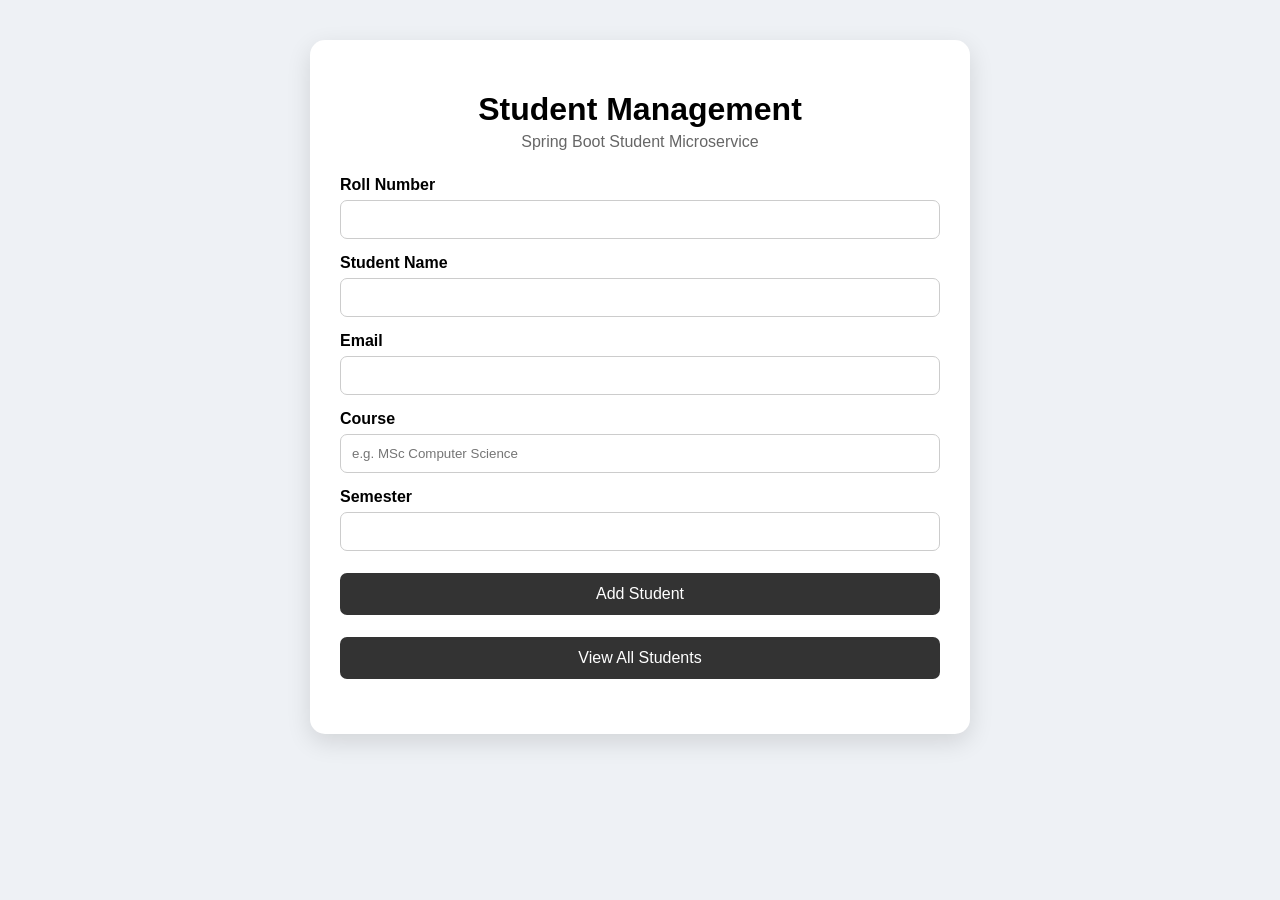
<file: Assignment5/studentmanagement/src/main/resources/static/index.html>
<!DOCTYPE html>
<html>
<head>

    <title>Student Management</title>

    <style>

        body {
            font-family: Arial, sans-serif;
            background: #eef1f5;
            margin: 0;
            padding: 40px;
        }

        .container {
            width: 600px;
            margin: auto;
            background: white;
            padding: 30px;
            border-radius: 15px;
            box-shadow: 0 8px 25px rgba(0,0,0,0.12);
        }

        h1 {
            text-align: center;
            margin-bottom: 5px;
        }

        .subtitle {
            text-align: center;
            color: #666;
            margin-bottom: 25px;
        }

        label {
            display: block;
            margin-top: 15px;
            font-weight: bold;
        }

        input {
            width: 100%;
            padding: 11px;
            margin-top: 6px;
            border: 1px solid #ccc;
            border-radius: 7px;
            box-sizing: border-box;
        }

        button {
            width: 100%;
            padding: 12px;
            margin-top: 22px;
            border: none;
            border-radius: 7px;
            background: #333;
            color: white;
            font-size: 16px;
            cursor: pointer;
        }

        button:hover {
            background: #555;
        }

        #message {
            margin-top: 20px;
            padding: 12px;
            text-align: center;
            border-radius: 7px;
            display: none;
        }

        .student-list {
            margin-top: 25px;
        }

        .student {
            background: #f5f5f5;
            padding: 12px;
            margin-top: 10px;
            border-radius: 8px;
        }

    </style>

</head>

<body>

<div class="container">

    <h1>Student Management</h1>

    <div class="subtitle">
        Spring Boot Student Microservice
    </div>

    <form id="studentForm">

        <label>Roll Number</label>
        <input type="number" id="rollNo" required>

        <label>Student Name</label>
        <input type="text" id="name" required>

        <label>Email</label>
        <input type="email" id="email" required>

        <label>Course</label>
        <input type="text" id="course" placeholder="e.g. MSc Computer Science" required>

        <label>Semester</label>
        <input type="number" id="semester" min="1" max="6" required>

        <button type="submit">
            Add Student
        </button>

    </form>

    <div id="message"></div>

    <button onclick="showStudents()">
        View All Students
    </button>

    <div id="students" class="student-list"></div>

</div>


<script>

document.getElementById("studentForm").addEventListener("submit",
    async function(event) {

        event.preventDefault();

        const student = {

            rollNo: Number(document.getElementById("rollNo").value),

            name: document.getElementById("name").value,

            email: document.getElementById("email").value,

            course: document.getElementById("course").value,

            semester: Number(document.getElementById("semester").value)
        };

        const response = await fetch("/students", {

            method: "POST",

            headers: {
                "Content-Type": "application/json"
            },

            body: JSON.stringify(student)
        });

        const result = await response.text();

        const message = document.getElementById("message");

        message.style.display = "block";

        message.innerText = result;

        if (result === "Student added successfully.") {
            document.getElementById("studentForm").reset();
        }
    });


async function showStudents() {

    const response = await fetch("/students");

    const students = await response.json();

    const container = document.getElementById("students");

    container.innerHTML = "";

    if (students.length === 0) {

        container.innerHTML = "<p>No students available.</p>";

        return;
    }

    students.forEach(student => {

        container.innerHTML += `

            <div class="student">

                <b>Roll No:</b> ${student.rollNo}<br>

                <b>Name:</b> ${student.name}<br>

                <b>Email:</b> ${student.email}<br>

                <b>Course:</b> ${student.course}<br>

                <b>Semester:</b> ${student.semester}

            </div>

        `;
    });
}

</script>

</body>
</html>
</file>
